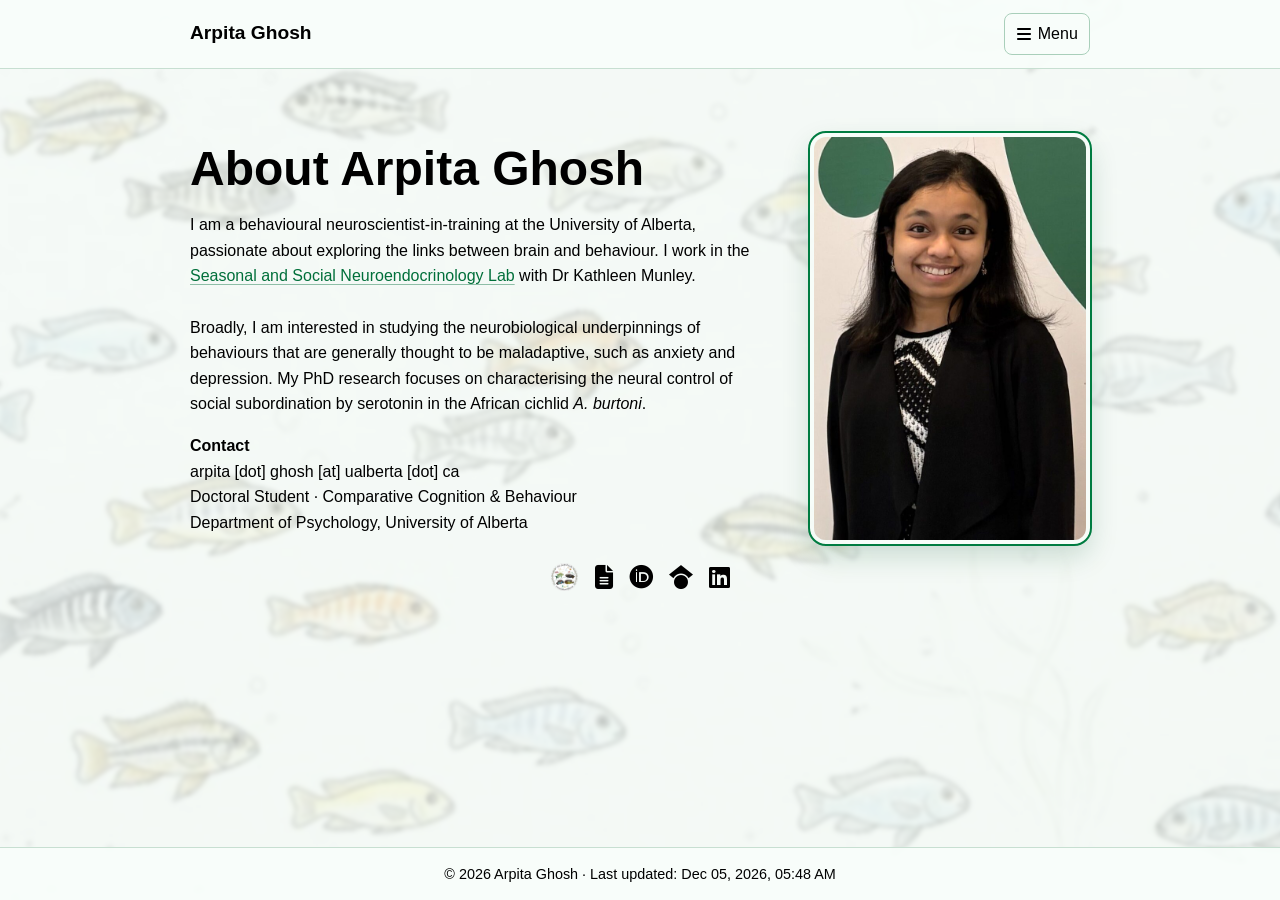
<file: index.html>
<!DOCTYPE html>
<html lang="en">
<head>
  <meta charset="UTF-8">
  <meta name="viewport" content="width=device-width, initial-scale=1.0">
  <title>Arpita Ghosh | Behavioural Neuroscientist</title>
  <meta name="description" content="Arpita Ghosh is a behavioural neuroscientist and doctoral student at the University of Alberta studying the neural control of social behaviour.">
  <meta name="author" content="Arpita Ghosh">
  <meta name="robots" content="index, follow, max-image-preview:large">
  <link rel="canonical" href="https://arpitaghosh2000.github.io/">
  <meta property="og:type" content="profile">
  <meta property="og:title" content="Arpita Ghosh | Behavioural Neuroscientist">
  <meta property="og:description" content="Academic website of Arpita Ghosh, a behavioural neuroscientist and doctoral student at the University of Alberta.">
  <meta property="og:url" content="https://arpitaghosh2000.github.io/">
  <meta property="og:image" content="https://arpitaghosh2000.github.io/assets/images/source/arpita-ghosh-profile-2026.png">
  <meta property="og:image:secure_url" content="https://arpitaghosh2000.github.io/assets/images/source/arpita-ghosh-profile-2026.png">
  <meta property="og:image:type" content="image/png">
  <meta property="og:image:width" content="697">
  <meta property="og:image:height" content="1024">
  <meta property="og:image:alt" content="Portrait of Arpita Ghosh">
  <meta property="profile:first_name" content="Arpita">
  <meta property="profile:last_name" content="Ghosh">
  <meta name="twitter:card" content="summary_large_image">
  <meta name="twitter:image" content="https://arpitaghosh2000.github.io/assets/images/source/arpita-ghosh-profile-2026.png">
  <meta name="twitter:image:alt" content="Portrait of Arpita Ghosh">
  <script type="application/ld+json">
  {
    "@context": "https://schema.org",
    "@type": "ProfilePage",
    "url": "https://arpitaghosh2000.github.io/",
    "name": "Arpita Ghosh | Behavioural Neuroscientist",
    "mainEntity": {
      "@type": "Person",
      "name": "Arpita Ghosh",
      "givenName": "Arpita",
      "familyName": "Ghosh",
      "url": "https://arpitaghosh2000.github.io/",
      "image": {
        "@type": "ImageObject",
        "url": "https://arpitaghosh2000.github.io/assets/images/source/arpita-ghosh-profile-2026.png",
        "contentUrl": "https://arpitaghosh2000.github.io/assets/images/source/arpita-ghosh-profile-2026.png",
        "width": 697,
        "height": 1024,
        "caption": "Portrait of Arpita Ghosh"
      },
      "jobTitle": "Doctoral Student in Comparative Cognition and Behaviour",
      "affiliation": {
        "@type": "CollegeOrUniversity",
        "name": "University of Alberta",
        "url": "https://www.ualberta.ca/"
      },
      "sameAs": [
        "https://orcid.org/0009-0000-1691-020X",
        "https://scholar.google.com/citations?user=3kFOWxsAAAAJ&hl=en",
        "https://www.linkedin.com/in/arpitaghosh2430"
      ],
      "knowsAbout": [
        "Behavioural neuroscience",
        "Comparative cognition",
        "Social neuroendocrinology",
        "Serotonin",
        "Social behaviour"
      ]
    }
  }
  </script>
  <link rel="stylesheet" href="https://cdnjs.cloudflare.com/ajax/libs/font-awesome/6.7.2/css/all.min.css">
  <link rel="stylesheet" href="site/styles.css?v=20260908">
<!-- Google Tag Manager -->
<script>(function(w,d,s,l,i){w[l]=w[l]||[];w[l].push({'gtm.start':
new Date().getTime(),event:'gtm.js'});var f=d.getElementsByTagName(s)[0],
j=d.createElement(s),dl=l!='dataLayer'?'&l='+l:'';j.async=true;j.src=
'https://www.googletagmanager.com/gtm.js?id='+i+dl;f.parentNode.insertBefore(j,f);
})(window,document,'script','dataLayer','GTM-M3ZC9SSD');</script>
<!-- End Google Tag Manager -->
<!-- Google tag (gtag.js) -->
<script async src="https://www.googletagmanager.com/gtag/js?id=G-YRY5EFCV84"></script>
<script>
  window.dataLayer = window.dataLayer || [];
  function gtag(){dataLayer.push(arguments);}
  gtag('js', new Date());

  gtag('config', 'G-YRY5EFCV84');
</script>
</head>
<body class="home-page">

  <!-- Google Tag Manager (noscript) -->
  <noscript><iframe src="https://www.googletagmanager.com/ns.html?id=GTM-M3ZC9SSD" height="0" width="0" style="display:none;visibility:hidden"></iframe></noscript>
  <!-- End Google Tag Manager (noscript) -->
  <nav class="topbar" data-site-nav>
    <div class="container topbar-inner">
      <a class="site-name" href="/">Arpita Ghosh</a>
      <div class="topbar-actions">
        <div class="menu-dropdown">
          <button class="menu-button" aria-label="Toggle menu" aria-haspopup="true" aria-expanded="false" aria-controls="topMenu"><i class="fa-solid fa-bars" aria-hidden="true"></i><span>Menu</span></button>
          <ul class="menu-list" id="topMenu" hidden>
            <li><a href="/">Home</a></li>
            <li><a href="pages/projects.html">Projects</a></li>
            <li><a href="pages/teaching.html">Teaching</a></li>
            <li><a href="pages/presentations.html">Presentations</a></li>
            <li><a href="pages/publications.html">Publications</a></li>
            <li><a href="pages/milestones.html">Milestones</a></li>
            <li><a href="pages/people.html">People</a></li>
            <li><a href="pages/outreach.html">Outreach</a></li>
            <li><a href="pages/contact.html">Contact</a></li>
          </ul>
        </div>
      </div>
    </div>
  </nav>

  <header class="hero">
    <div class="container">
      <div class="hero-layout">
        <div class="hero-copy">
          <h1 id="aboutTitle">About Arpita Ghosh</h1>
          <p class="subtitle" id="aboutBio">I am a behavioural neuroscientist-in-training at the University of Alberta, passionate about exploring the links between brain and behaviour. I work in the <a href="https://sites.psych.ualberta.ca/SeaSoNLab/">Seasonal and Social Neuroendocrinology Lab</a> with Dr Kathleen Munley.<br><br>My PhD research focuses on characterising the neural control of social subordination by serotonin in the African cichlid <em>A. burtoni</em>.</p>
          <div class="about-contact" id="aboutContact"></div>
        </div>
        <img class="profile-pic" id="profileImage" src="assets/images/source/arpita-ghosh-profile-2026.png" alt="Portrait of Arpita Ghosh" width="697" height="1024">
      </div>
      <div class="social-links" id="socialLinks" aria-label="Social links"></div>
    </div>
  </header>

  <footer class="site-footer" data-site-footer></footer>

  <script src="site/script.js?v=6762dc0"></script>
</body>
</html>
</file>
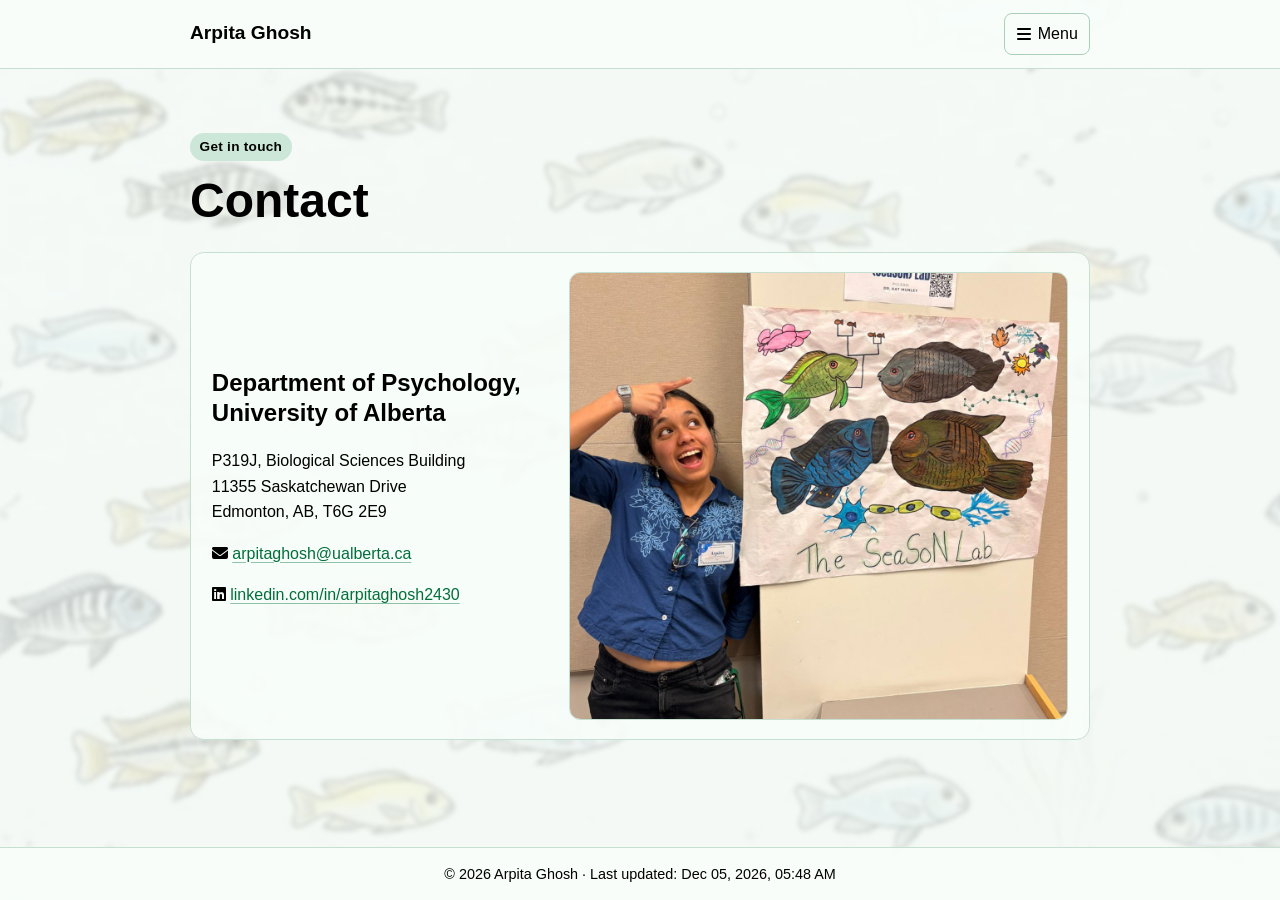
<file: pages/contact.html>
<!DOCTYPE html>
<html lang="en"><head><meta charset="UTF-8"><meta name="viewport" content="width=device-width, initial-scale=1.0"><title>Contact</title><meta name="description" content="Contact Arpita Ghosh at the University of Alberta."><link rel="stylesheet" href="https://cdnjs.cloudflare.com/ajax/libs/font-awesome/6.7.2/css/all.min.css"><link rel="stylesheet" href="../site/styles.css"><!-- Google Tag Manager -->
<script>(function(w,d,s,l,i){w[l]=w[l]||[];w[l].push({'gtm.start':
new Date().getTime(),event:'gtm.js'});var f=d.getElementsByTagName(s)[0],
j=d.createElement(s),dl=l!='dataLayer'?'&l='+l:'';j.async=true;j.src=
'https://www.googletagmanager.com/gtm.js?id='+i+dl;f.parentNode.insertBefore(j,f);
})(window,document,'script','dataLayer','GTM-M3ZC9SSD');</script>
<!-- End Google Tag Manager -->
<!-- Google tag (gtag.js) -->
<script async src="https://www.googletagmanager.com/gtag/js?id=G-YRY5EFCV84"></script>
<script>
  window.dataLayer = window.dataLayer || [];
  function gtag(){dataLayer.push(arguments);}
  gtag('js', new Date());

  gtag('config', 'G-YRY5EFCV84');
</script>
</head>
<body>

  <!-- Google Tag Manager (noscript) -->
  <noscript><iframe src="https://www.googletagmanager.com/ns.html?id=GTM-M3ZC9SSD" height="0" width="0" style="display:none;visibility:hidden"></iframe></noscript>
  <!-- End Google Tag Manager (noscript) --><nav class="topbar" data-site-nav></nav><header class="hero page-hero"><div class="container"><p class="tag">Get in touch</p><h1>Contact</h1></div></header><main class="container content-main"><section><div class="contact-layout"><div><h2>Department of Psychology, University of Alberta</h2><address>P319J, Biological Sciences Building<br>11355 Saskatchewan Drive<br>Edmonton, AB, T6G 2E9</address><p><i class="fa-solid fa-envelope" aria-hidden="true"></i> <a href="mailto:arpitaghosh@ualberta.ca">arpitaghosh@ualberta.ca</a></p><p><i class="fa-brands fa-linkedin" aria-hidden="true"></i> <a href="https://www.linkedin.com/in/arpitaghosh2430">linkedin.com/in/arpitaghosh2430</a></p></div><img src="../assets/images/source/contact-1.png" alt="University of Alberta location"></div></section></main><footer class="site-footer" data-site-footer></footer><script src="../site/script.js"></script></body></html>
</file>
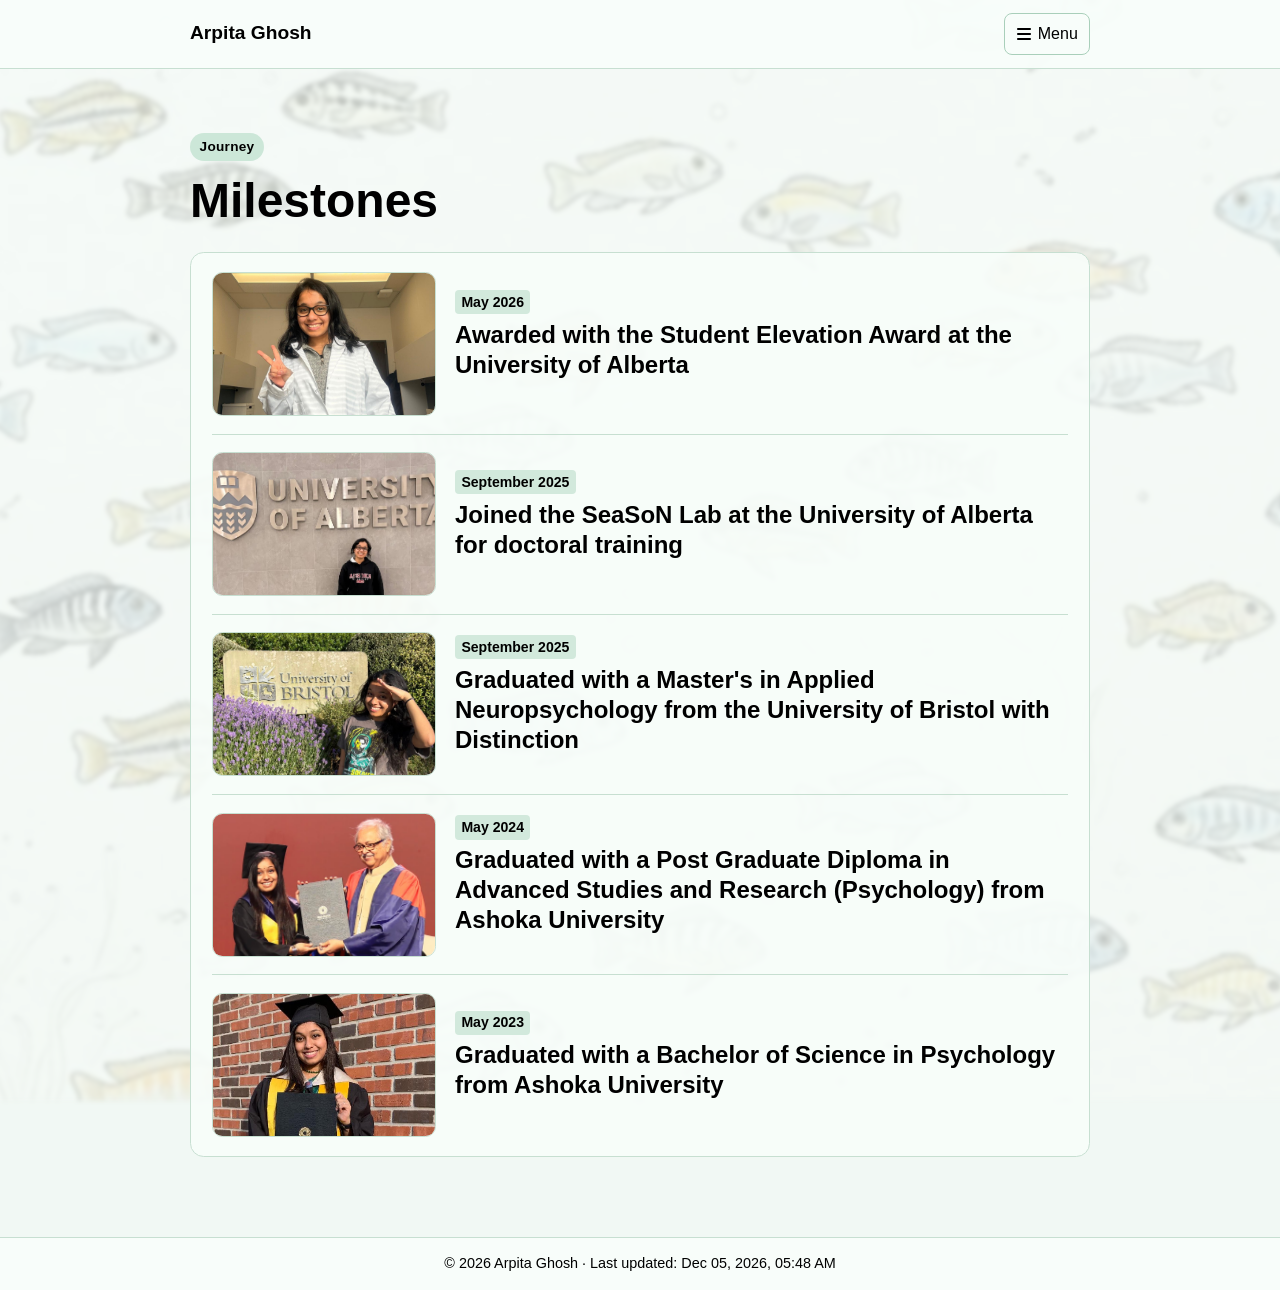
<file: pages/milestones.html>
<!DOCTYPE html>
<html lang="en"><head><meta charset="UTF-8"><meta name="viewport" content="width=device-width, initial-scale=1.0"><title>Milestones</title><meta name="description" content="Academic milestones of Arpita Ghosh."><link rel="stylesheet" href="https://cdnjs.cloudflare.com/ajax/libs/font-awesome/6.7.2/css/all.min.css"><link rel="stylesheet" href="../site/styles.css"><!-- Google Tag Manager -->
<script>(function(w,d,s,l,i){w[l]=w[l]||[];w[l].push({'gtm.start':
new Date().getTime(),event:'gtm.js'});var f=d.getElementsByTagName(s)[0],
j=d.createElement(s),dl=l!='dataLayer'?'&l='+l:'';j.async=true;j.src=
'https://www.googletagmanager.com/gtm.js?id='+i+dl;f.parentNode.insertBefore(j,f);
})(window,document,'script','dataLayer','GTM-M3ZC9SSD');</script>
<!-- End Google Tag Manager -->
<!-- Google tag (gtag.js) -->
<script async src="https://www.googletagmanager.com/gtag/js?id=G-YRY5EFCV84"></script>
<script>
  window.dataLayer = window.dataLayer || [];
  function gtag(){dataLayer.push(arguments);}
  gtag('js', new Date());

  gtag('config', 'G-YRY5EFCV84');
</script>
</head>
<body>

  <!-- Google Tag Manager (noscript) -->
  <noscript><iframe src="https://www.googletagmanager.com/ns.html?id=GTM-M3ZC9SSD" height="0" width="0" style="display:none;visibility:hidden"></iframe></noscript>
  <!-- End Google Tag Manager (noscript) --><nav class="topbar" data-site-nav></nav><header class="hero page-hero"><div class="container"><p class="tag">Journey</p><h1>Milestones</h1></div></header><main class="container content-main"><section><div class="milestone-grid">
  <article><img src="../assets/images/student-elevation-award.jpg" alt="Arpita Ghosh at the University of Alberta"><div><p class="item-date">May 2026</p><h2>Awarded with the Student Elevation Award at the University of Alberta</h2></div></article>
  <article><img src="../assets/images/source/milestones-1.jpg" alt="University of Alberta"><div><p class="item-date">September 2025</p><h2>Joined the SeaSoN Lab at the University of Alberta for doctoral training</h2></div></article>
  <article><img src="../assets/images/source/milestones-2.jpg" alt="University of Bristol"><div><p class="item-date">September 2025</p><h2>Graduated with a Master's in Applied Neuropsychology from the University of Bristol with Distinction</h2></div></article>
  <article><img src="../assets/images/source/milestones-3.jpg" alt="Ashoka University postgraduate graduation"><div><p class="item-date">May 2024</p><h2>Graduated with a Post Graduate Diploma in Advanced Studies and Research (Psychology) from Ashoka University</h2></div></article>
  <article><img src="../assets/images/source/milestones-4.jpg" alt="Ashoka University undergraduate graduation"><div><p class="item-date">May 2023</p><h2>Graduated with a Bachelor of Science in Psychology from Ashoka University</h2></div></article>
</div></section></main><footer class="site-footer" data-site-footer></footer><script src="../site/script.js"></script></body></html>
</file>
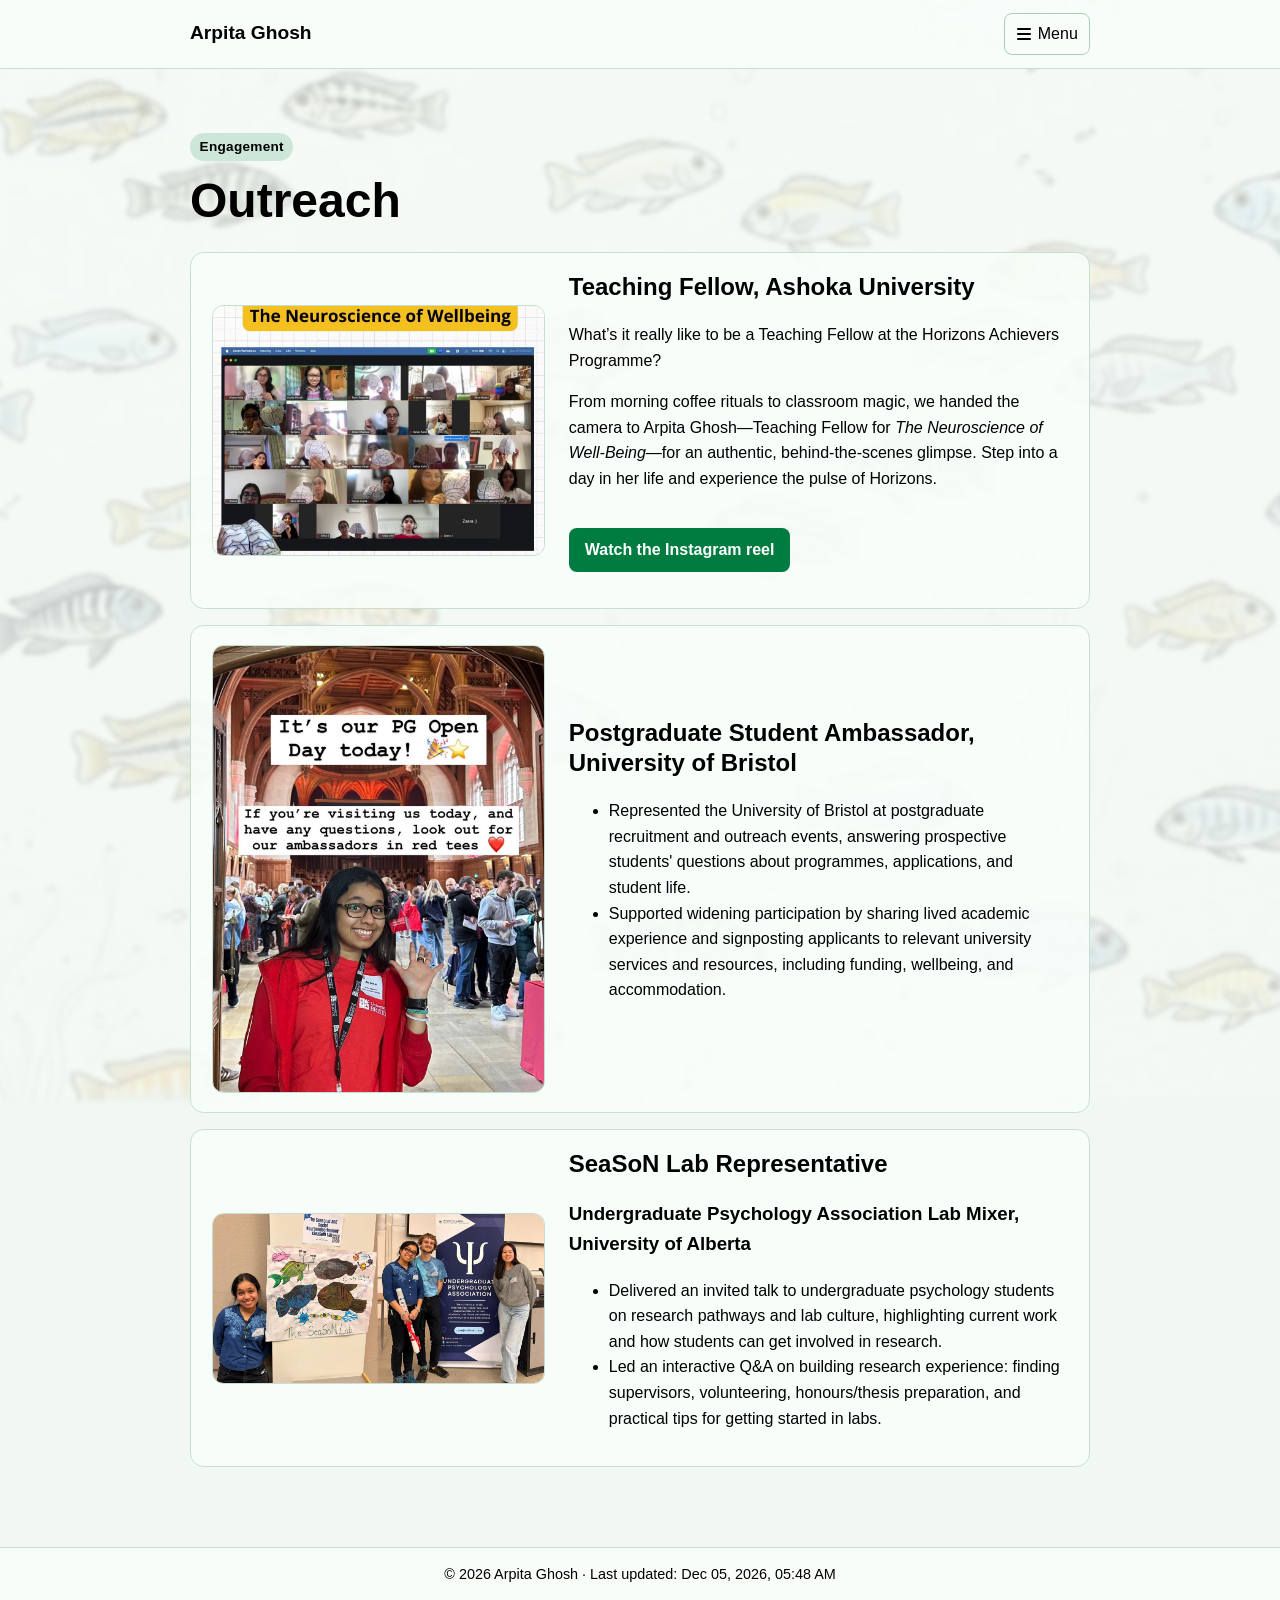
<file: pages/outreach.html>
<!DOCTYPE html>
<html lang="en"><head><meta charset="UTF-8"><meta name="viewport" content="width=device-width, initial-scale=1.0"><title>Outreach</title><meta name="description" content="Teaching and research outreach by Arpita Ghosh."><link rel="stylesheet" href="https://cdnjs.cloudflare.com/ajax/libs/font-awesome/6.7.2/css/all.min.css"><link rel="stylesheet" href="../site/styles.css"><!-- Google Tag Manager -->
<script>(function(w,d,s,l,i){w[l]=w[l]||[];w[l].push({'gtm.start':
new Date().getTime(),event:'gtm.js'});var f=d.getElementsByTagName(s)[0],
j=d.createElement(s),dl=l!='dataLayer'?'&l='+l:'';j.async=true;j.src=
'https://www.googletagmanager.com/gtm.js?id='+i+dl;f.parentNode.insertBefore(j,f);
})(window,document,'script','dataLayer','GTM-M3ZC9SSD');</script>
<!-- End Google Tag Manager -->
<!-- Google tag (gtag.js) -->
<script async src="https://www.googletagmanager.com/gtag/js?id=G-YRY5EFCV84"></script>
<script>
  window.dataLayer = window.dataLayer || [];
  function gtag(){dataLayer.push(arguments);}
  gtag('js', new Date());

  gtag('config', 'G-YRY5EFCV84');
</script>
</head>
<body>

  <!-- Google Tag Manager (noscript) -->
  <noscript><iframe src="https://www.googletagmanager.com/ns.html?id=GTM-M3ZC9SSD" height="0" width="0" style="display:none;visibility:hidden"></iframe></noscript>
  <!-- End Google Tag Manager (noscript) --><nav class="topbar" data-site-nav></nav><header class="hero page-hero"><div class="container"><p class="tag">Engagement</p><h1>Outreach</h1></div></header><main class="container content-main">
  <section><div class="feature-card"><img src="../assets/images/source/teaching-6.jpg" alt="Teaching Fellow at Ashoka University"><div><h2>Teaching Fellow, Ashoka University</h2><p>What’s it really like to be a Teaching Fellow at the Horizons Achievers Programme?</p><p>From morning coffee rituals to classroom magic, we handed the camera to Arpita Ghosh—Teaching Fellow for <em>The Neuroscience of Well-Being</em>—for an authentic, behind-the-scenes glimpse. Step into a day in her life and experience the pulse of Horizons.</p><p><a class="button" href="https://www.instagram.com/reel/DLt8F71zypP/">Watch the Instagram reel</a></p></div></div></section>
  <section><div class="feature-card"><img src="../assets/images/source/outreach-2.jpg" alt="Postgraduate Student Ambassador at the University of Bristol"><div><h2>Postgraduate Student Ambassador, University of Bristol</h2><ul><li>Represented the University of Bristol at postgraduate recruitment and outreach events, answering prospective students' questions about programmes, applications, and student life.</li><li>Supported widening participation by sharing lived academic experience and signposting applicants to relevant university services and resources, including funding, wellbeing, and accommodation.</li></ul></div></div></section>
  <section><div class="feature-card"><img src="../assets/images/source/outreach-3.jpg" alt="SeaSoN Lab representative at the Undergraduate Psychology Association Lab Mixer"><div><h2>SeaSoN Lab Representative</h2><h3>Undergraduate Psychology Association Lab Mixer, University of Alberta</h3><ul><li>Delivered an invited talk to undergraduate psychology students on research pathways and lab culture, highlighting current work and how students can get involved in research.</li><li>Led an interactive Q&amp;A on building research experience: finding supervisors, volunteering, honours/thesis preparation, and practical tips for getting started in labs.</li></ul></div></div></section>
</main><footer class="site-footer" data-site-footer></footer><script src="../site/script.js"></script></body></html>
</file>
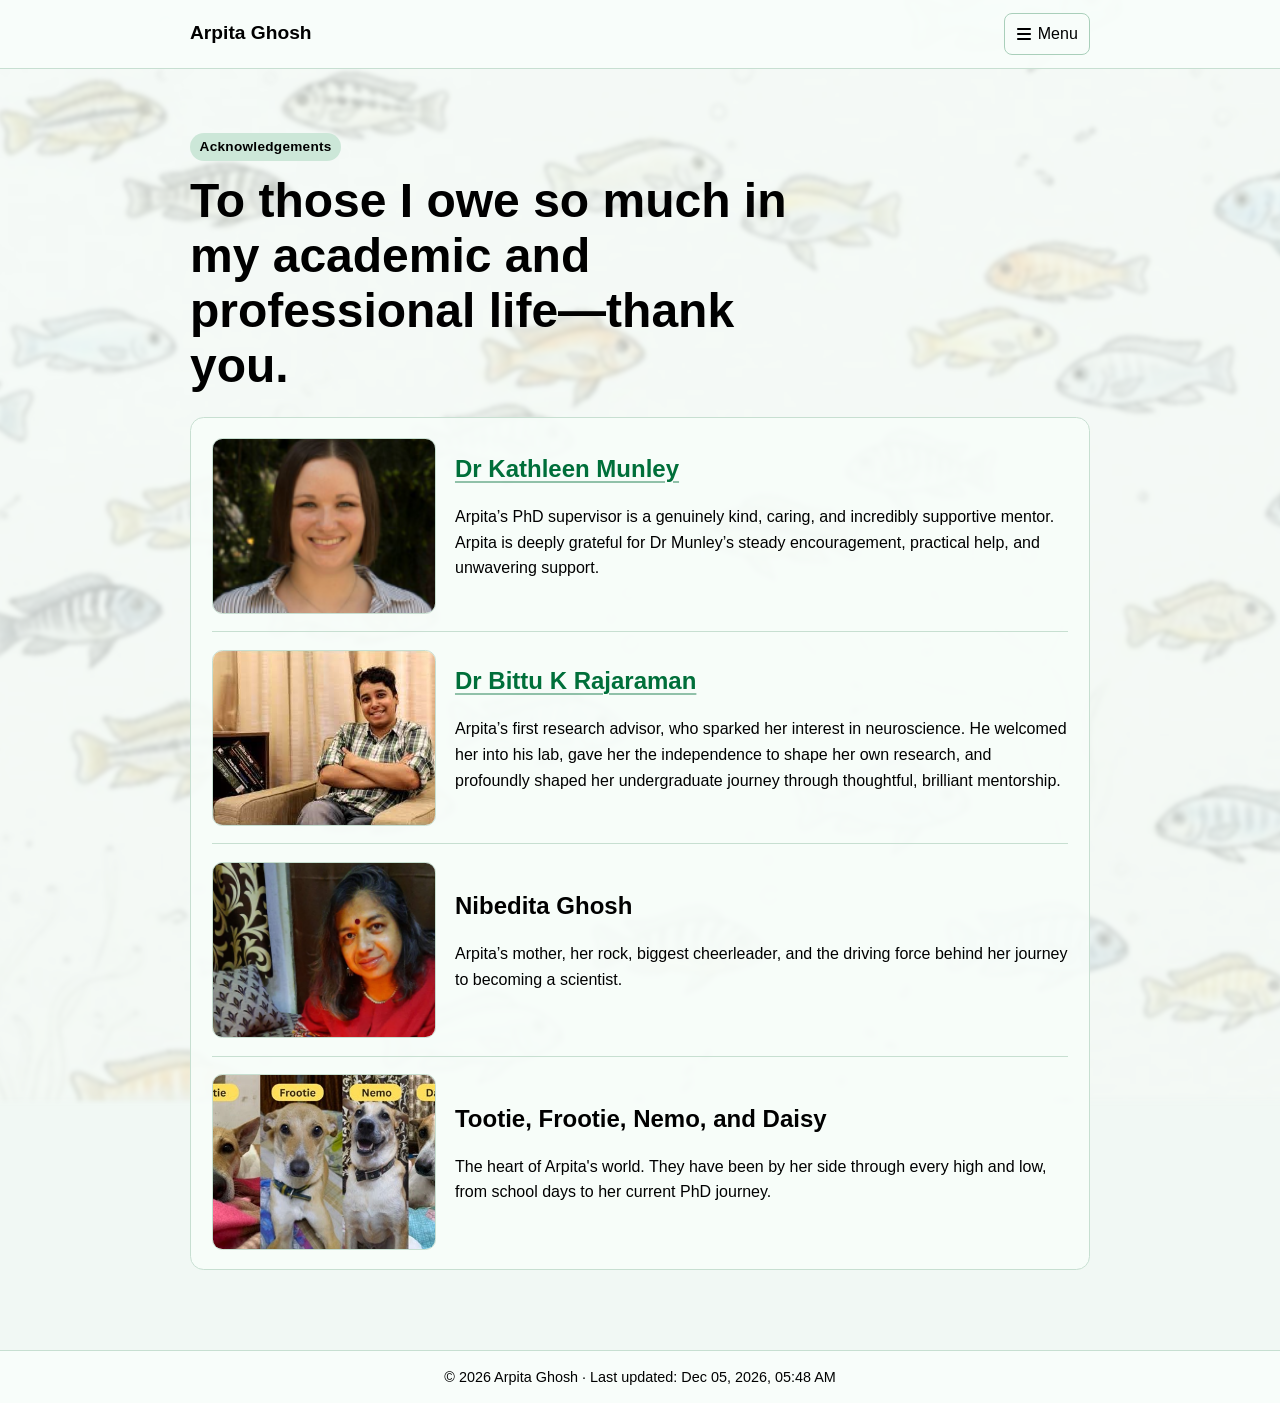
<file: pages/people.html>
<!DOCTYPE html>
<html lang="en"><head><meta charset="UTF-8"><meta name="viewport" content="width=device-width, initial-scale=1.0"><title>People</title><meta name="description" content="Mentors, family, and companions thanked by Arpita Ghosh."><link rel="stylesheet" href="https://cdnjs.cloudflare.com/ajax/libs/font-awesome/6.7.2/css/all.min.css"><link rel="stylesheet" href="../site/styles.css"><!-- Google Tag Manager -->
<script>(function(w,d,s,l,i){w[l]=w[l]||[];w[l].push({'gtm.start':
new Date().getTime(),event:'gtm.js'});var f=d.getElementsByTagName(s)[0],
j=d.createElement(s),dl=l!='dataLayer'?'&l='+l:'';j.async=true;j.src=
'https://www.googletagmanager.com/gtm.js?id='+i+dl;f.parentNode.insertBefore(j,f);
})(window,document,'script','dataLayer','GTM-M3ZC9SSD');</script>
<!-- End Google Tag Manager -->
<!-- Google tag (gtag.js) -->
<script async src="https://www.googletagmanager.com/gtag/js?id=G-YRY5EFCV84"></script>
<script>
  window.dataLayer = window.dataLayer || [];
  function gtag(){dataLayer.push(arguments);}
  gtag('js', new Date());

  gtag('config', 'G-YRY5EFCV84');
</script>
</head>
<body>

  <!-- Google Tag Manager (noscript) -->
  <noscript><iframe src="https://www.googletagmanager.com/ns.html?id=GTM-M3ZC9SSD" height="0" width="0" style="display:none;visibility:hidden"></iframe></noscript>
  <!-- End Google Tag Manager (noscript) --><nav class="topbar" data-site-nav></nav><header class="hero page-hero"><div class="container"><p class="tag">Acknowledgements</p><h1>To those I owe so much in my academic and professional life—thank you.</h1></div></header><main class="container content-main"><section><div class="people-grid">
  <article class="person-card"><img src="../assets/images/source/people-1.png" alt="Dr Kathleen Munley"><div><h2><a href="https://apps.ualberta.ca/directory/person/munley">Dr Kathleen Munley</a></h2><p>Arpita’s PhD supervisor is a genuinely kind, caring, and incredibly supportive mentor. Arpita is deeply grateful for Dr Munley’s steady encouragement, practical help, and unwavering support.</p></div></article>
  <article class="person-card"><img src="../assets/images/source/people-2.jpg" alt="Dr Bittu K Rajaraman"><div><h2><a href="https://www.ashoka.edu.in/profile/bittu-kaveri-rajaraman/">Dr Bittu K Rajaraman</a></h2><p>Arpita’s first research advisor, who sparked her interest in neuroscience. He welcomed her into his lab, gave her the independence to shape her own research, and profoundly shaped her undergraduate journey through thoughtful, brilliant mentorship.</p></div></article>
  <article class="person-card"><img src="../assets/images/source/people-3.jpg" alt="Nibedita Ghosh"><div><h2>Nibedita Ghosh</h2><p>Arpita’s mother, her rock, biggest cheerleader, and the driving force behind her journey to becoming a scientist.</p></div></article>
  <article class="person-card"><img src="../assets/images/source/people-4.jpg" alt="Tootie, Frootie, Nemo, and Daisy"><div><h2>Tootie, Frootie, Nemo, and Daisy</h2><p>The heart of Arpita's world. They have been by her side through every high and low, from school days to her current PhD journey.</p></div></article>
</div></section></main><footer class="site-footer" data-site-footer></footer><script src="../site/script.js"></script></body></html>
</file>
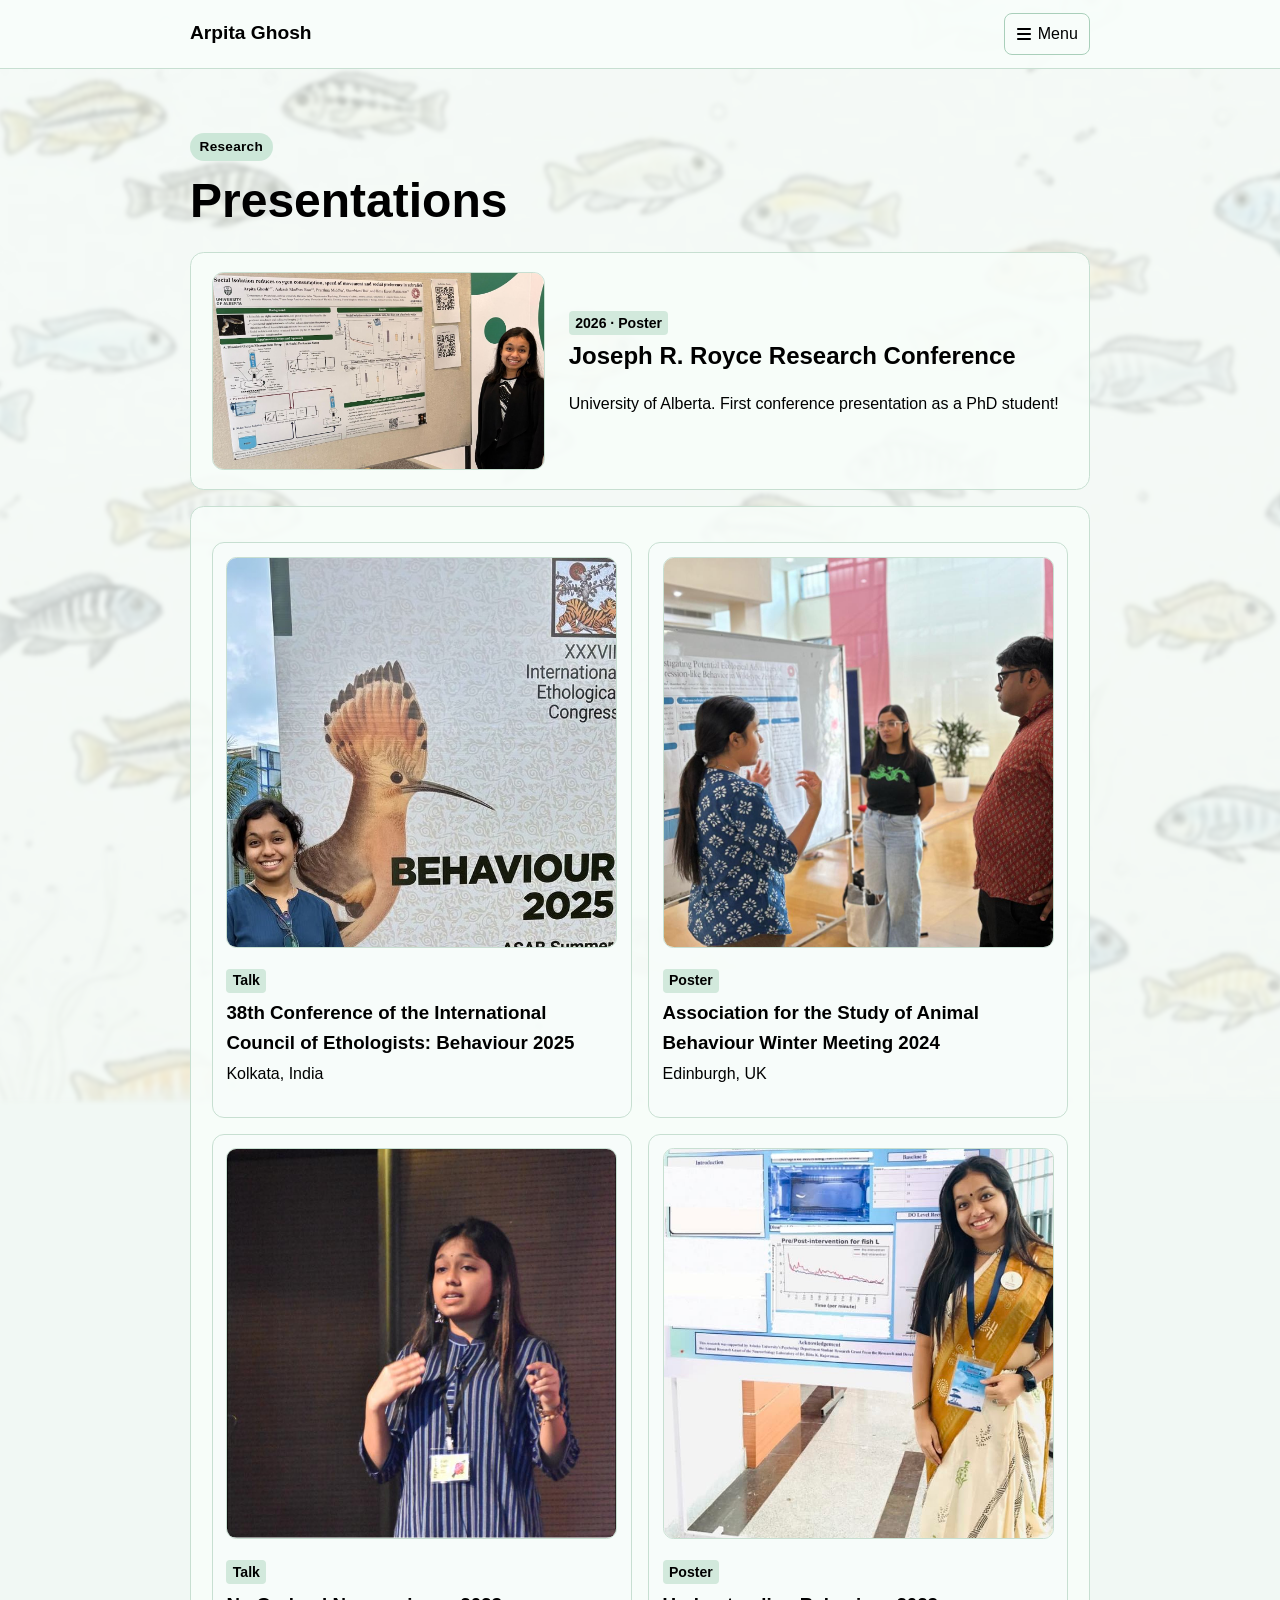
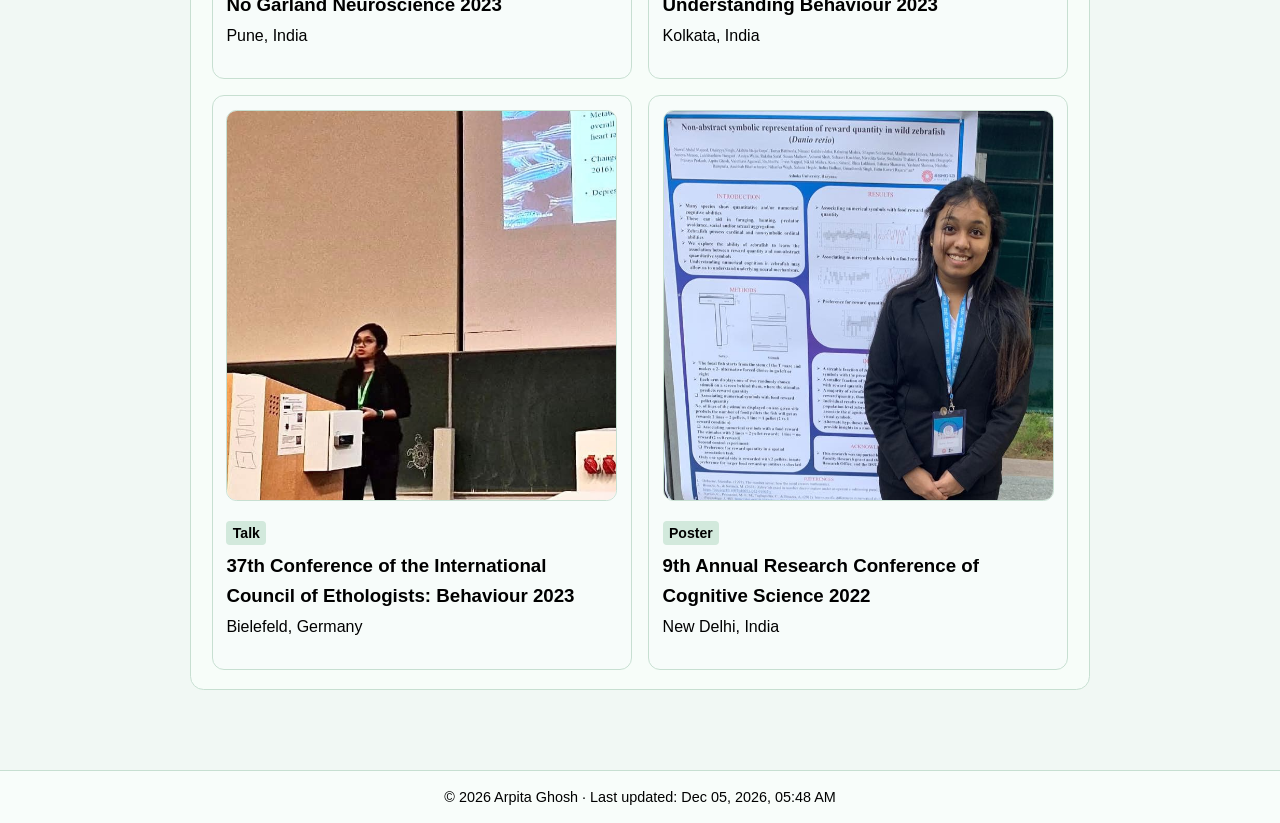
<file: pages/presentations.html>
<!DOCTYPE html>
<html lang="en"><head><meta charset="UTF-8"><meta name="viewport" content="width=device-width, initial-scale=1.0"><title>Presentations</title><meta name="description" content="Conference presentations by Arpita Ghosh."><link rel="stylesheet" href="https://cdnjs.cloudflare.com/ajax/libs/font-awesome/6.7.2/css/all.min.css"><link rel="stylesheet" href="../site/styles.css"><!-- Google Tag Manager -->
<script>(function(w,d,s,l,i){w[l]=w[l]||[];w[l].push({'gtm.start':
new Date().getTime(),event:'gtm.js'});var f=d.getElementsByTagName(s)[0],
j=d.createElement(s),dl=l!='dataLayer'?'&l='+l:'';j.async=true;j.src=
'https://www.googletagmanager.com/gtm.js?id='+i+dl;f.parentNode.insertBefore(j,f);
})(window,document,'script','dataLayer','GTM-M3ZC9SSD');</script>
<!-- End Google Tag Manager -->
<!-- Google tag (gtag.js) -->
<script async src="https://www.googletagmanager.com/gtag/js?id=G-YRY5EFCV84"></script>
<script>
  window.dataLayer = window.dataLayer || [];
  function gtag(){dataLayer.push(arguments);}
  gtag('js', new Date());

  gtag('config', 'G-YRY5EFCV84');
</script>
</head>
<body>

  <!-- Google Tag Manager (noscript) -->
  <noscript><iframe src="https://www.googletagmanager.com/ns.html?id=GTM-M3ZC9SSD" height="0" width="0" style="display:none;visibility:hidden"></iframe></noscript>
  <!-- End Google Tag Manager (noscript) --><nav class="topbar" data-site-nav></nav><header class="hero page-hero"><div class="container"><p class="tag">Research</p><h1>Presentations</h1></div></header>
<main class="container content-main">
  <section><div class="feature-card"><img src="../assets/images/source/presentations-1.jpg" alt="Poster presentation at the Joseph R. Royce Research Conference 2026"><div><p class="item-date">2026 · Poster</p><h2>Joseph R. Royce Research Conference</h2><p>University of Alberta. First conference presentation as a PhD student!</p></div></div></section>
  <section><div class="card-grid">
    <article class="media-card"><img src="../assets/images/source/presentations-2.jpg" alt="Behaviour 2025"><p class="item-date">Talk</p><h3>38th Conference of the International Council of Ethologists: Behaviour 2025</h3><p>Kolkata, India</p></article>
    <article class="media-card"><img src="../assets/images/source/presentations-3.jpg" alt="ASAB Winter Meeting 2024"><p class="item-date">Poster</p><h3>Association for the Study of Animal Behaviour Winter Meeting 2024</h3><p>Edinburgh, UK</p></article>
    <article class="media-card"><img src="../assets/images/source/presentations-4.jpg" alt="No Garland Neuroscience 2023"><p class="item-date">Talk</p><h3>No Garland Neuroscience 2023</h3><p>Pune, India</p></article>
    <article class="media-card"><img src="../assets/images/source/presentations-5.jpg" alt="Understanding Behaviour 2023"><p class="item-date">Poster</p><h3>Understanding Behaviour 2023</h3><p>Kolkata, India</p></article>
    <article class="media-card"><img src="../assets/images/source/presentations-6.jpg" alt="Behaviour 2023"><p class="item-date">Talk</p><h3>37th Conference of the International Council of Ethologists: Behaviour 2023</h3><p>Bielefeld, Germany</p></article>
    <article class="media-card"><img src="../assets/images/source/presentations-7.jpg" alt="Annual Research Conference of Cognitive Science 2022"><p class="item-date">Poster</p><h3>9th Annual Research Conference of Cognitive Science 2022</h3><p>New Delhi, India</p></article>
  </div></section>
</main><footer class="site-footer" data-site-footer></footer><script src="../site/script.js"></script></body></html>
</file>
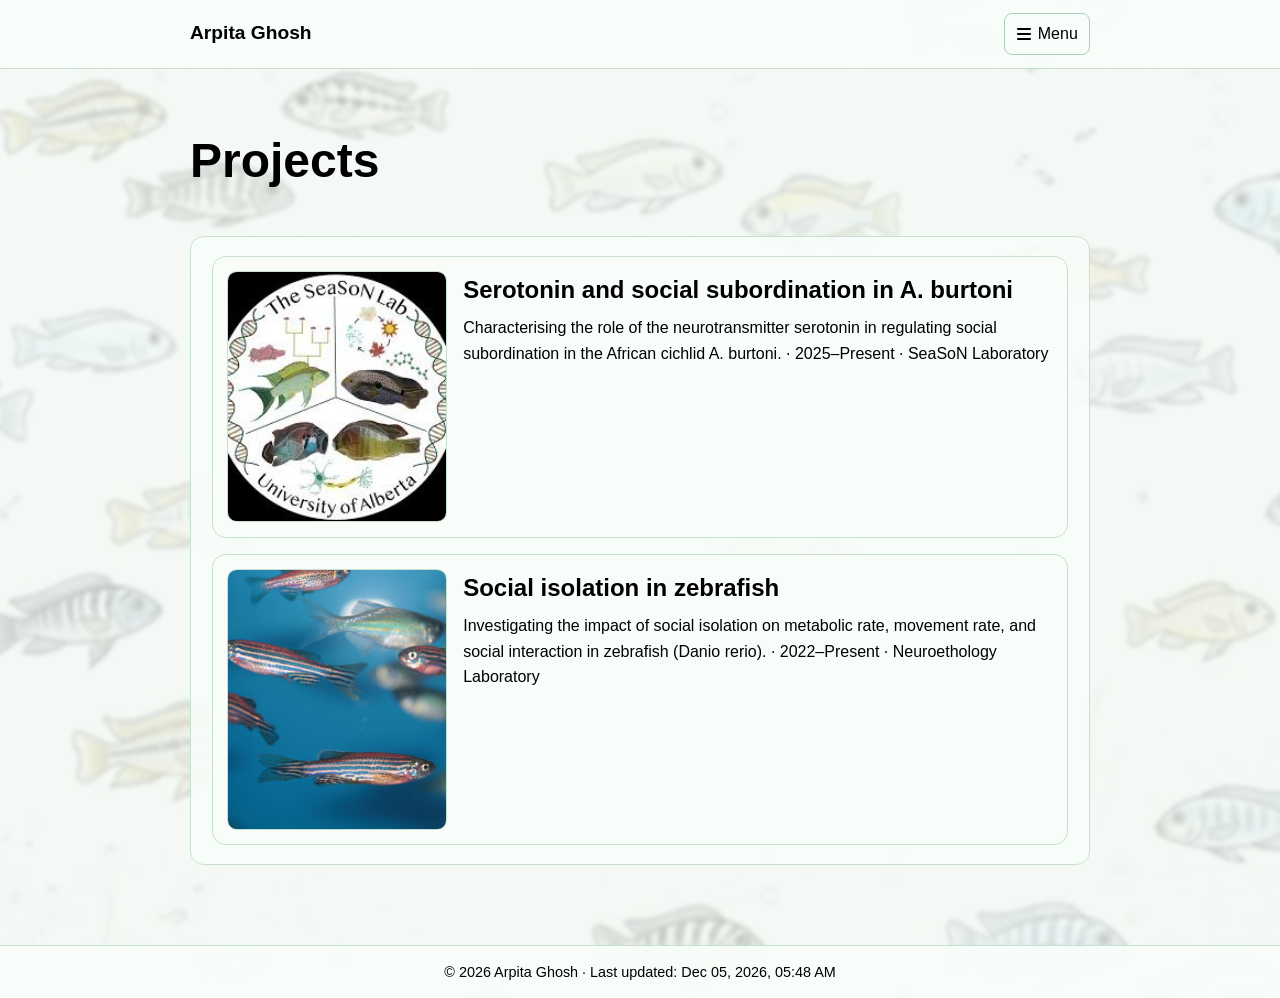
<file: pages/projects.html>
<!DOCTYPE html>
<html lang="en">
<head>
  <meta charset="UTF-8">
  <meta name="viewport" content="width=device-width, initial-scale=1.0">
  <title>Projects</title>
  <meta name="description" content="Projects.">
  <link rel="stylesheet" href="https://cdnjs.cloudflare.com/ajax/libs/font-awesome/6.7.2/css/all.min.css">
  <link rel="stylesheet" href="../site/styles.css">
<!-- Google Tag Manager -->
<script>(function(w,d,s,l,i){w[l]=w[l]||[];w[l].push({'gtm.start':
new Date().getTime(),event:'gtm.js'});var f=d.getElementsByTagName(s)[0],
j=d.createElement(s),dl=l!='dataLayer'?'&l='+l:'';j.async=true;j.src=
'https://www.googletagmanager.com/gtm.js?id='+i+dl;f.parentNode.insertBefore(j,f);
})(window,document,'script','dataLayer','GTM-M3ZC9SSD');</script>
<!-- End Google Tag Manager -->
<!-- Google tag (gtag.js) -->
<script async src="https://www.googletagmanager.com/gtag/js?id=G-YRY5EFCV84"></script>
<script>
  window.dataLayer = window.dataLayer || [];
  function gtag(){dataLayer.push(arguments);}
  gtag('js', new Date());

  gtag('config', 'G-YRY5EFCV84');
</script>
</head>
<body>

  <!-- Google Tag Manager (noscript) -->
  <noscript><iframe src="https://www.googletagmanager.com/ns.html?id=GTM-M3ZC9SSD" height="0" width="0" style="display:none;visibility:hidden"></iframe></noscript>
  <!-- End Google Tag Manager (noscript) -->
  <nav class="topbar" data-site-nav></nav>

  <header class="hero">
    <div class="container">
      <h1>Projects</h1>
    </div>
  </header>

  <main class="container">
    <section class="project-list" id="projectsList" aria-live="polite"></section>
  </main>

  <footer class="site-footer" data-site-footer></footer>

  <script src="../site/script.js"></script>
  <script src="../site/projects.js"></script>
</body>
</html>
</file>
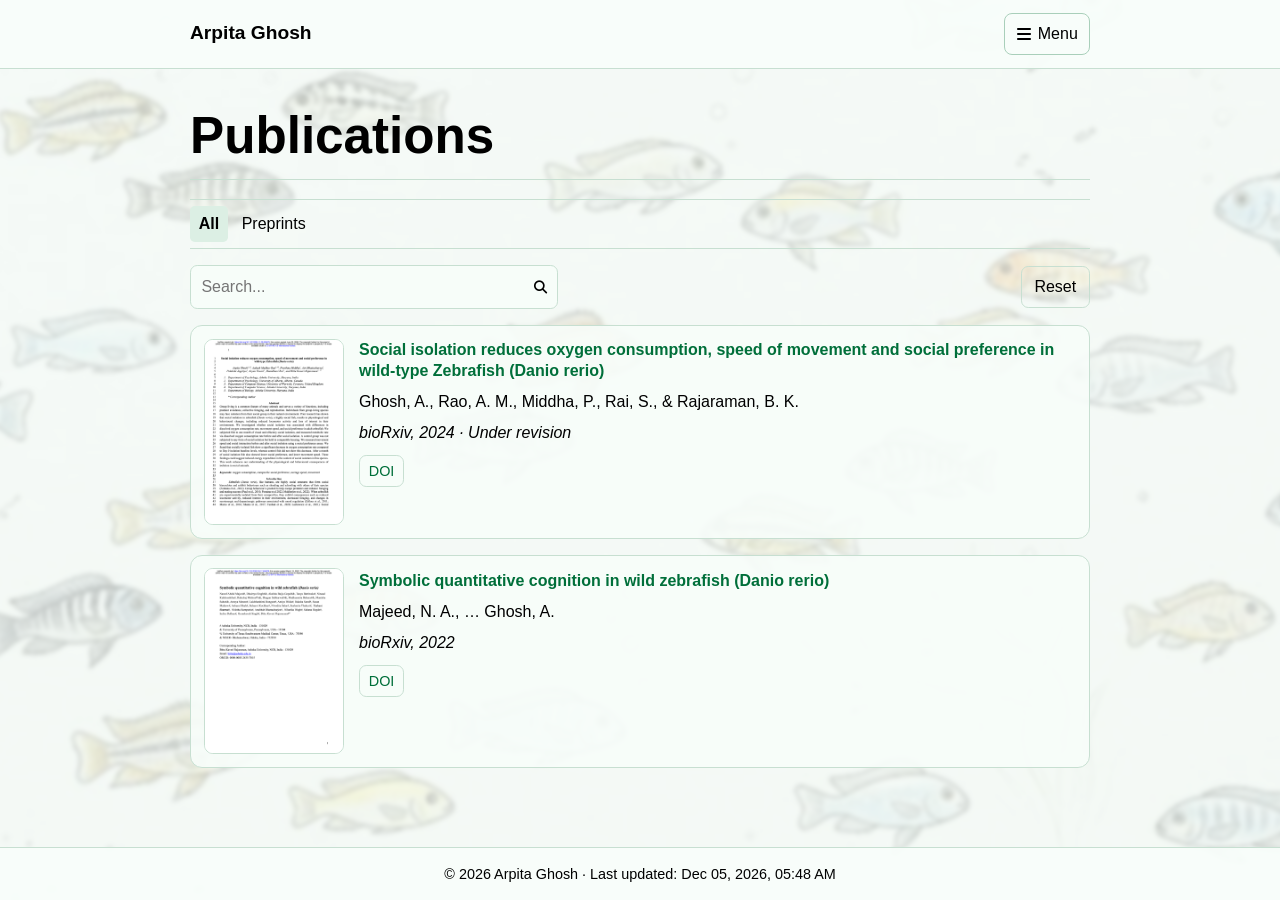
<file: pages/publications.html>
<!DOCTYPE html>
<html lang="en">
<head>
  <meta charset="UTF-8">
  <meta name="viewport" content="width=device-width, initial-scale=1.0">
  <title>Publications</title>
  <meta name="description" content="Publications.">
  <link rel="stylesheet" href="https://cdnjs.cloudflare.com/ajax/libs/font-awesome/6.7.2/css/all.min.css">
  <link rel="stylesheet" href="../site/styles.css">
<!-- Google Tag Manager -->
<script>(function(w,d,s,l,i){w[l]=w[l]||[];w[l].push({'gtm.start':
new Date().getTime(),event:'gtm.js'});var f=d.getElementsByTagName(s)[0],
j=d.createElement(s),dl=l!='dataLayer'?'&l='+l:'';j.async=true;j.src=
'https://www.googletagmanager.com/gtm.js?id='+i+dl;f.parentNode.insertBefore(j,f);
})(window,document,'script','dataLayer','GTM-M3ZC9SSD');</script>
<!-- End Google Tag Manager -->
<!-- Google tag (gtag.js) -->
<script async src="https://www.googletagmanager.com/gtag/js?id=G-YRY5EFCV84"></script>
<script>
  window.dataLayer = window.dataLayer || [];
  function gtag(){dataLayer.push(arguments);}
  gtag('js', new Date());

  gtag('config', 'G-YRY5EFCV84');
</script>
</head>
<body class="publications-page">

  <!-- Google Tag Manager (noscript) -->
  <noscript><iframe src="https://www.googletagmanager.com/ns.html?id=GTM-M3ZC9SSD" height="0" width="0" style="display:none;visibility:hidden"></iframe></noscript>
  <!-- End Google Tag Manager (noscript) -->
  <nav class="topbar" data-site-nav></nav>

  <main class="container pub-main">
    <section class="pub-section" aria-labelledby="pub-title">
      <div class="pub-heading">
        <h1 id="pub-title">Publications</h1>
        <hr>
      </div>

      <div class="pub-tags" id="pubTags"></div>

      <div class="pub-filter-row">
        <div class="pub-search">
          <input type="text" id="pubSearchInput" class="pub-search-input" placeholder="Search...">
          <button id="pubSearchBtn" class="pub-search-btn" aria-label="Search publications">
            <i class="fa-solid fa-magnifying-glass" aria-hidden="true"></i>
          </button>
        </div>
        <button id="pubResetBtn" class="pub-reset-btn">Reset</button>
      </div>

      <ul class="pub-list" id="pubList" aria-live="polite"></ul>
    </section>
  </main>

  <footer class="site-footer" data-site-footer></footer>

  <script src="../site/script.js"></script>
  <script src="../site/publications.js"></script>
</body>
</html>
</file>
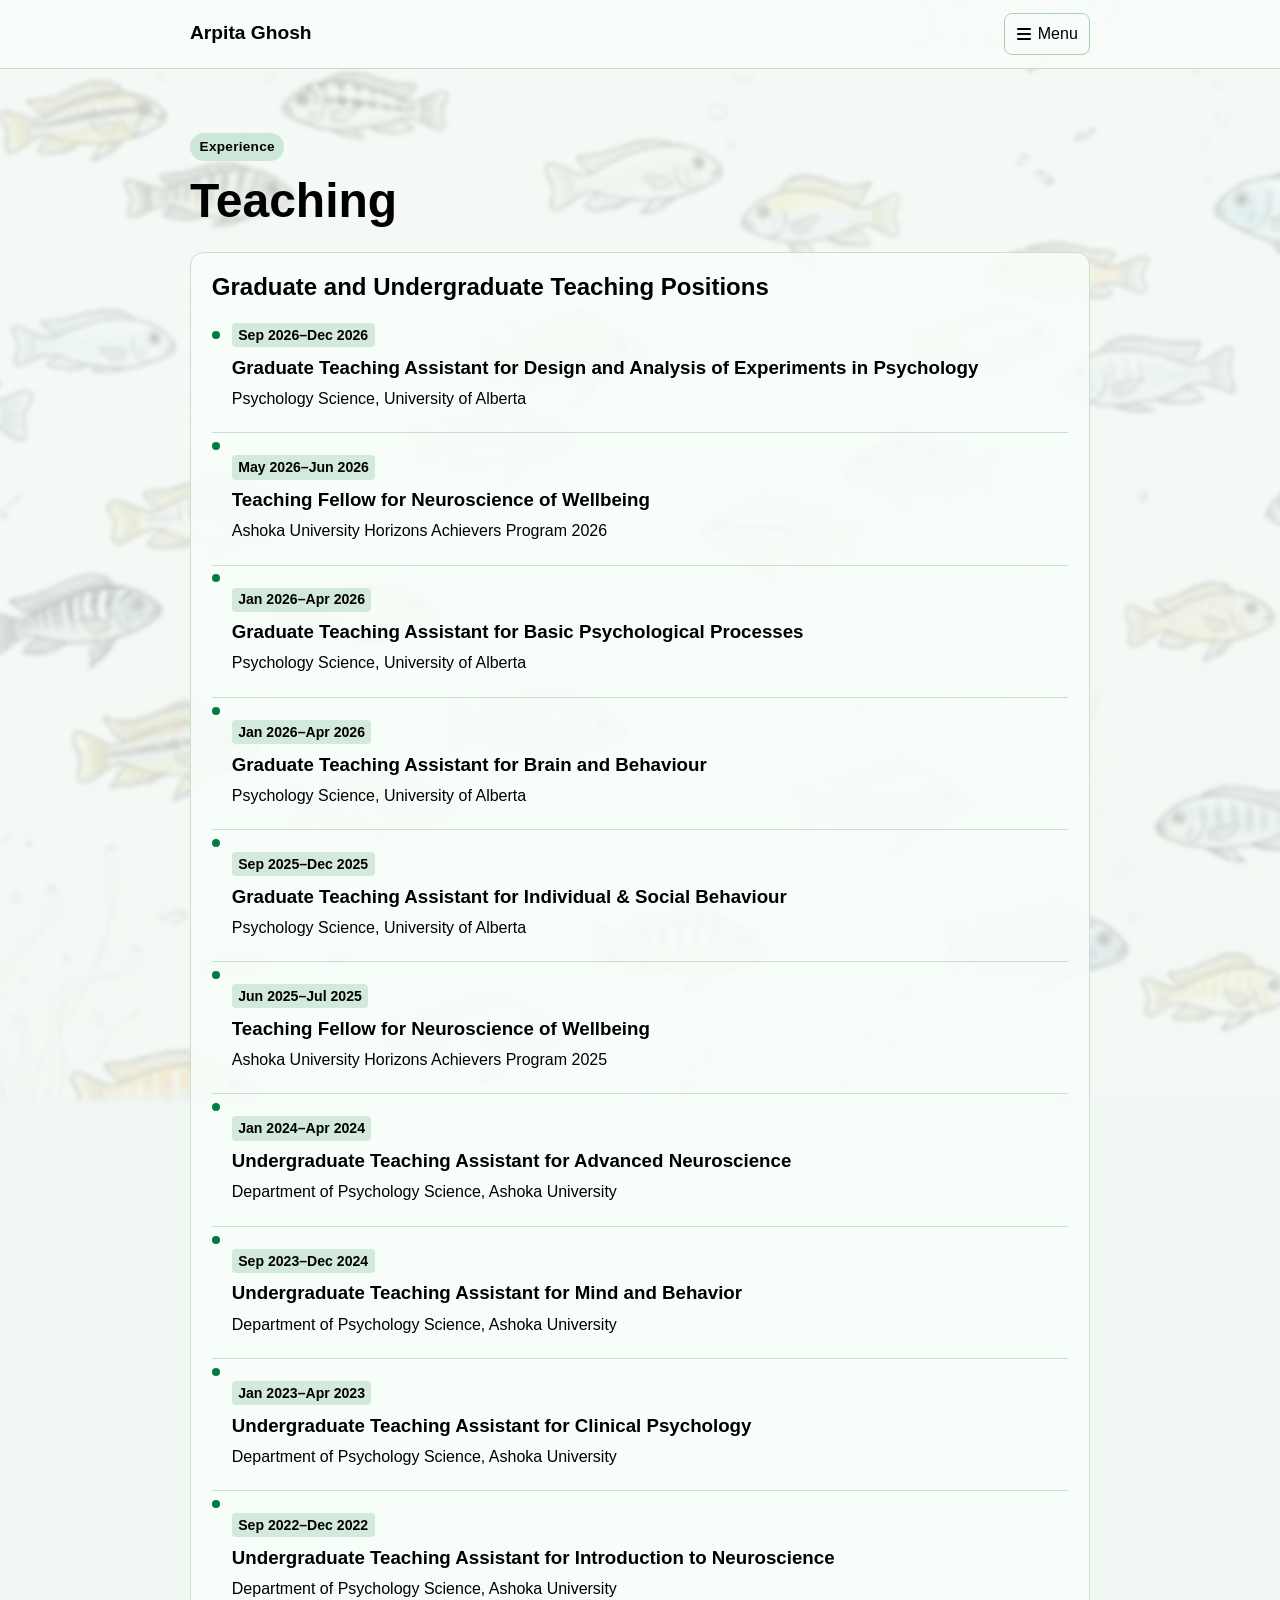
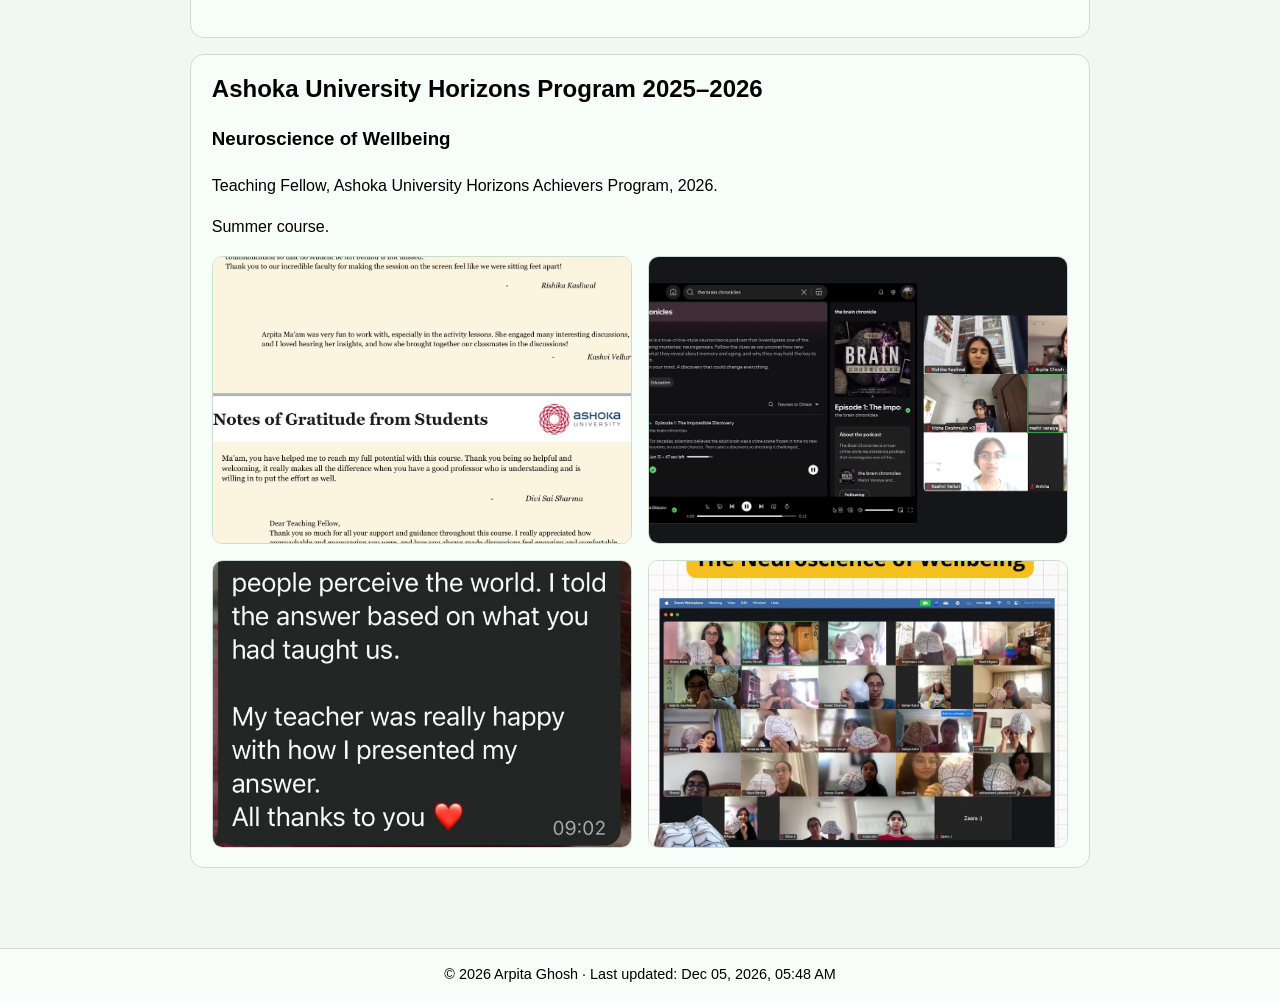
<file: pages/teaching.html>
<!DOCTYPE html>
<html lang="en">
<head>
  <meta charset="UTF-8">
  <meta name="viewport" content="width=device-width, initial-scale=1.0">
  <title>Teaching</title>
  <meta name="description" content="Teaching experience of Arpita Ghosh.">
  <link rel="stylesheet" href="https://cdnjs.cloudflare.com/ajax/libs/font-awesome/6.7.2/css/all.min.css">
  <link rel="stylesheet" href="../site/styles.css">
<!-- Google Tag Manager -->
<script>(function(w,d,s,l,i){w[l]=w[l]||[];w[l].push({'gtm.start':
new Date().getTime(),event:'gtm.js'});var f=d.getElementsByTagName(s)[0],
j=d.createElement(s),dl=l!='dataLayer'?'&l='+l:'';j.async=true;j.src=
'https://www.googletagmanager.com/gtm.js?id='+i+dl;f.parentNode.insertBefore(j,f);
})(window,document,'script','dataLayer','GTM-M3ZC9SSD');</script>
<!-- End Google Tag Manager -->
<!-- Google tag (gtag.js) -->
<script async src="https://www.googletagmanager.com/gtag/js?id=G-YRY5EFCV84"></script>
<script>
  window.dataLayer = window.dataLayer || [];
  function gtag(){dataLayer.push(arguments);}
  gtag('js', new Date());

  gtag('config', 'G-YRY5EFCV84');
</script>
</head>
<body>

  <!-- Google Tag Manager (noscript) -->
  <noscript><iframe src="https://www.googletagmanager.com/ns.html?id=GTM-M3ZC9SSD" height="0" width="0" style="display:none;visibility:hidden"></iframe></noscript>
  <!-- End Google Tag Manager (noscript) -->
  <nav class="topbar" data-site-nav></nav>
  <header class="hero page-hero"><div class="container"><p class="tag">Experience</p><h1>Teaching</h1></div></header>
  <main class="container content-main">
    <section>
      <h2>Graduate and Undergraduate Teaching Positions</h2>
      <div class="timeline">
        <article><p class="item-date">Sep 2026–Dec 2026</p><h3>Graduate Teaching Assistant for Design and Analysis of Experiments in Psychology</h3><p>Psychology Science, University of Alberta</p></article>
        <article><p class="item-date">May 2026–Jun 2026</p><h3>Teaching Fellow for Neuroscience of Wellbeing</h3><p>Ashoka University Horizons Achievers Program 2026</p></article>
        <article><p class="item-date">Jan 2026–Apr 2026</p><h3>Graduate Teaching Assistant for Basic Psychological Processes</h3><p>Psychology Science, University of Alberta</p></article>
        <article><p class="item-date">Jan 2026–Apr 2026</p><h3>Graduate Teaching Assistant for Brain and Behaviour</h3><p>Psychology Science, University of Alberta</p></article>
        <article><p class="item-date">Sep 2025–Dec 2025</p><h3>Graduate Teaching Assistant for Individual &amp; Social Behaviour</h3><p>Psychology Science, University of Alberta</p></article>
        <article><p class="item-date">Jun 2025–Jul 2025</p><h3>Teaching Fellow for Neuroscience of Wellbeing</h3><p>Ashoka University Horizons Achievers Program 2025</p></article>
        <article><p class="item-date">Jan 2024–Apr 2024</p><h3>Undergraduate Teaching Assistant for Advanced Neuroscience</h3><p>Department of Psychology Science, Ashoka University</p></article>
        <article><p class="item-date">Sep 2023–Dec 2024</p><h3>Undergraduate Teaching Assistant for Mind and Behavior</h3><p>Department of Psychology Science, Ashoka University</p></article>
        <article><p class="item-date">Jan 2023–Apr 2023</p><h3>Undergraduate Teaching Assistant for Clinical Psychology</h3><p>Department of Psychology Science, Ashoka University</p></article>
        <article><p class="item-date">Sep 2022–Dec 2022</p><h3>Undergraduate Teaching Assistant for Introduction to Neuroscience</h3><p>Department of Psychology Science, Ashoka University</p></article>
      </div>
    </section>
    <section><h2>Ashoka University Horizons Program 2025–2026</h2><h3>Neuroscience of Wellbeing</h3><p>Teaching Fellow, Ashoka University Horizons Achievers Program, 2026.</p><p>Summer course.</p><div class="image-grid"><img src="../assets/images/source/teaching-1.jpg" alt="Neuroscience of Wellbeing teaching programme"><img src="../assets/images/source/teaching-3.png" alt="Ashoka Horizons programme"><img src="../assets/images/source/teaching-4.jpg" alt="Teaching at the Horizons programme"><img src="../assets/images/source/teaching-6.jpg" alt="Neuroscience of Wellbeing class"></div></section>
  </main>
  <footer class="site-footer" data-site-footer></footer><script src="../site/script.js"></script>
</body>
</html>
</file>
<file: site/styles.css>
:root {
  --bg: #f1f8f4;
  --panel: rgba(248, 253, 250, 0.9);
  --text: #000000;
  --muted: #000000;
  --strong: #000000;
  --accent: #007c41;
  --accent-2: #005c30;
  --link: #006f3a;
  --link-visited: #005b36;
  --link-hover: #009b52;
  --border: #c7dfd1;
  --topbar-bg: rgba(248, 253, 250, 0.94);
  --control-bg: rgba(248, 253, 250, 0.9);
  --control-border: #a9cfba;
  --control-border-hover: #58a57d;
  --menu-hover: #dcefe4;
  --menu-shadow: rgba(0, 83, 44, 0.18);
  --code-bg: #dff1e7;
  --code-text: #000000;
  --tag-bg: #cce7d8;
  --tag-text: #000000;
  --news-badge-bg: #d2e9dc;
  --news-badge-text: #000000;
  --button-text: #ffffff;
  --focus-ring: rgba(0, 124, 65, 0.2);
  --background-image-opacity: 0.28;
  --site-background-image: none;
}

* {
  box-sizing: border-box;
}

body {
  margin: 0;
  min-height: 100vh;
  display: flex;
  flex-direction: column;
  position: relative;
  isolation: isolate;
  overflow-x: hidden;
  font-family: "Segoe UI", Tahoma, Geneva, Verdana, sans-serif;
  background: var(--bg);
  color: var(--text);
  line-height: 1.6;
}

body::before {
  content: "";
  position: fixed;
  inset: -12vmax;
  z-index: -1;
  pointer-events: none;
  background-image: var(--site-background-image);
  background-position: center;
  background-size: cover;
  filter: blur(2px) saturate(1.08);
  opacity: var(--background-image-opacity);
  transform: translate3d(-2%, -2%, 0) scale(1.12);
  will-change: transform;
  animation: backgroundDrift 22s ease-in-out infinite alternate;
}

a {
  color: var(--link);
  text-decoration-color: color-mix(in srgb, var(--link) 42%, transparent);
  text-underline-offset: 0.16em;
}

a:visited {
  color: var(--link-visited);
}

a:hover {
  color: var(--link-hover);
  text-decoration-color: currentColor;
}

@keyframes backgroundDrift {
  0% {
    transform: translate3d(-3%, -2%, 0) scale(1.12);
  }
  35% {
    transform: translate3d(3%, -4%, 0) scale(1.16);
  }
  70% {
    transform: translate3d(-1%, 4%, 0) scale(1.14);
  }
  100% {
    transform: translate3d(4%, 2%, 0) scale(1.16);
  }
}

@media (prefers-reduced-motion: reduce) {
  body::before {
    animation: none;
  }
}

.container {
  width: min(900px, 92%);
  margin: 0 auto;
}

.topbar {
  position: relative;
  z-index: 40;
  overflow: visible;
  background: var(--topbar-bg);
  border-bottom: 1px solid var(--border);
}

.topbar-inner {
  display: flex;
  align-items: center;
  justify-content: space-between;
  gap: 1rem;
  padding: 0.8rem 0;
  overflow: visible;
}

.site-name {
  font-size: 1.2rem;
  font-weight: 800;
  color: var(--text);
  text-decoration: none;
}

.site-name:visited {
  color: var(--text);
}

.topbar-actions {
  display: flex;
  align-items: center;
  gap: 0.6rem;
  overflow: visible;
}

.menu-dropdown {
  position: relative;
  z-index: 45;
  overflow: visible;
}

.menu-button {
  display: inline-flex;
  align-items: center;
  color: var(--text);
  font: inherit;
  cursor: pointer;
}

.menu-button {
  gap: 0.45rem;
  background: var(--control-bg);
  border: 1px solid var(--control-border);
  border-radius: 0.5rem;
  padding: 0.45rem 0.7rem;
}

.menu-button:hover {
  border-color: var(--control-border-hover);
}

.menu-button[aria-expanded="true"] {
  border-color: var(--accent);
  box-shadow: 0 0 0 2px var(--focus-ring);
}

.menu-list {
  list-style: none;
  position: absolute;
  right: 0;
  top: calc(100% + 0.5rem);
  z-index: 60;
  min-width: 11rem;
  margin: 0;
  padding: 0.35rem;
  background: var(--panel);
  border: 1px solid var(--border);
  border-radius: 0.6rem;
  box-shadow: 0 12px 28px var(--menu-shadow);
  pointer-events: auto;
}

.menu-list * {
  pointer-events: auto;
}

.menu-list[hidden] {
  display: none;
}

.menu-list a {
  display: block;
  padding: 0.45rem 0.55rem;
  color: var(--link);
  text-decoration: none;
  border-radius: 0.45rem;
}

.menu-list a:hover {
  color: var(--link-hover);
  background: var(--menu-hover);
}

.hero {
  padding: 4rem 0 3rem;
}

.hero-layout {
  display: grid;
  grid-template-columns: 1fr auto;
  align-items: center;
  gap: 2rem;
}

.hero-copy {
  min-width: 0;
}

.tag {
  display: inline-block;
  margin: 0 0 0.75rem;
  background: var(--tag-bg);
  color: var(--tag-text);
  font-weight: 600;
  font-size: 0.85rem;
  letter-spacing: 0.02em;
  padding: 0.2rem 0.6rem;
  border-radius: 999px;
}

h1 {
  margin: 0;
  font-size: clamp(2rem, 5vw, 3rem);
  line-height: 1.15;
}

.subtitle {
  margin-top: 1rem;
  color: var(--muted);
  max-width: 65ch;
}

.about-contact {
  margin-top: 0.9rem;
}

.about-contact-title {
  margin: 0 0 0.25rem;
  font-weight: 600;
}

.about-contact p {
  margin: 0;
  color: var(--muted);
}

.news-section {
  margin-top: 1.4rem;
}

.news-section h2 {
  margin: 0 0 0.75rem;
  font-size: 1.15rem;
}

.news-scroll {
  max-height: 14.5rem;
  overflow-y: auto;
  padding-right: 0.35rem;
  scrollbar-width: thin;
  scrollbar-color: var(--control-border) transparent;
}

.news-scroll::-webkit-scrollbar {
  width: 7px;
}

.news-scroll::-webkit-scrollbar-thumb {
  background: var(--control-border);
  border-radius: 999px;
}

.news-scroll::-webkit-scrollbar-track {
  background: transparent;
}

.news-item + .news-item {
  margin-top: 0.95rem;
}

.news-date {
  display: inline-block;
  padding: 0.05rem 0.35rem;
  border-radius: 0.2rem;
  background: var(--news-badge-bg);
  color: var(--news-badge-text);
  font-weight: 600;
}

.news-item p {
  margin: 0;
  line-height: 1.45;
  display: grid;
  grid-template-columns: auto 1fr;
  column-gap: 0.35rem;
  align-items: start;
}

.news-text {
  display: block;
  min-width: 0;
}

.news-item p:not(.news-date) {
  color: var(--muted);
}

.news-more {
  margin: 0.75rem 0 0;
}

.news-main {
  padding-top: 1.6rem;
  padding-bottom: 4rem;
}

.news-page .news-section {
  margin-top: 0;
  background: transparent;
  border: 0;
  border-radius: 0;
  padding: 0;
}

.news-page-heading {
  display: flex;
  align-items: baseline;
  justify-content: space-between;
  gap: 0.8rem;
  margin-bottom: 0.85rem;
}

.news-page-heading h1 {
  margin: 0;
  color: var(--strong);
}

.news-count {
  margin: 0;
  color: var(--muted);
  font-size: 0.95rem;
}

.news-page .news-scroll {
  max-height: none;
  overflow: visible;
  padding-right: 0;
  padding-left: 1rem;
  position: relative;
}

.news-page .news-scroll::before {
  content: "";
  position: absolute;
  left: 0.28rem;
  top: 0.15rem;
  bottom: 0.15rem;
  width: 1px;
  background: var(--control-border-hover);
}

.news-page .news-item {
  position: relative;
}

.news-page .news-item::before {
  content: "";
  position: absolute;
  left: -0.84rem;
  top: 0.55rem;
  width: 0.5rem;
  height: 0.5rem;
  border-radius: 999px;
  background: var(--accent);
  box-shadow: 0 0 0 2px var(--bg);
}

.news-page .news-item-image,
.news-page .news-item-gif {
  display: block;
  width: min(100%, 30rem);
  height: auto;
  margin-top: 0.55rem;
  border-radius: 0.5rem;
  border: 1px solid var(--border);
}

.news-empty {
  color: var(--muted);
}

.social-links {
  display: flex;
  align-items: center;
  justify-content: center;
  gap: 1rem;
  flex-wrap: wrap;
  margin-top: 1.2rem;
}

.social-link {
  display: inline-flex;
  align-items: center;
  justify-content: center;
  font-size: 1.5rem;
  color: var(--text);
  text-decoration: none;
}

.social-link:visited {
  color: var(--text);
}

.social-link:hover {
  color: var(--text);
}

.social-link-logo {
  line-height: 0;
}

.institution-logo {
  display: block;
  width: 1.75rem;
  height: 1.75rem;
  object-fit: contain;
}

.profile-pic {
  display: block;
  width: clamp(190px, 24vw, 280px);
  height: auto;
  aspect-ratio: 697 / 1024;
  object-fit: cover;
  border-radius: 1rem;
  border: 4px solid var(--panel);
  outline: 2px solid var(--accent);
  outline-offset: 0;
  box-shadow: 0 12px 28px var(--menu-shadow);
  margin: 0;
}

.button {
  display: inline-block;
  margin-top: 1.25rem;
  padding: 0.6rem 1rem;
  border-radius: 0.5rem;
  text-decoration: none;
  background: var(--accent);
  color: var(--button-text);
  font-weight: 600;
}

.button:visited,
.button:active,
.button:focus,
.button:focus-visible {
  color: var(--button-text);
}

.button:hover {
  background: var(--accent-2);
  color: var(--button-text);
}

main {
  padding-bottom: 4rem;
}

section {
  background: var(--panel);
  border: 1px solid var(--border);
  border-radius: 0.85rem;
  padding: 1.2rem 1.3rem;
  margin-bottom: 1rem;
}

.cv-main {
  padding-top: 1.6rem;
  padding-bottom: 4rem;
}

.cv-section {
  background: transparent;
  border: 0;
  border-radius: 0;
  margin: 0;
  padding: 0.15rem 0;
}

.cv-section + .cv-section {
  margin-top: 1.45rem;
  padding-top: 1.35rem;
  border-top: 1px solid var(--border);
}

.cv-section h2 {
  margin: 0 0 0.95rem;
  font-size: clamp(2rem, 5vw, 3rem);
  line-height: 1.15;
  color: var(--strong);
}

.cv-section p {
  margin: 0;
}

.cv-section p + p {
  margin-top: 0.3rem;
}

.cv-li-entry {
  display: grid;
  grid-template-columns: 2.9rem 1fr;
  gap: 0.8rem;
  align-items: start;
  margin-top: 0;
}

.cv-li-entry-no-logo {
  grid-template-columns: 2.9rem 1fr;
}

.cv-li-entry-no-logo::before {
  content: "";
  display: block;
  width: 2.9rem;
  height: 2.9rem;
  border-radius: 0.5rem;
  background: color-mix(in srgb, var(--panel) 75%, transparent);
  border: 1px dashed var(--control-border);
}

.cv-li-entry + .cv-li-entry {
  margin-top: 1rem;
}

.cv-li-logo {
  display: block;
  width: 2.9rem;
  height: 2.9rem;
  object-fit: contain;
  border-radius: 0.5rem;
  background: color-mix(in srgb, var(--panel) 75%, transparent);
  border: 1px solid var(--border);
  padding: 0.25rem;
}

.cv-li-content p {
  margin: 0;
}

.cv-li-title {
  font-weight: 700;
  color: var(--strong);
  line-height: 1.3;
}

.cv-li-org {
  color: var(--text);
}

.cv-award-body {
  font-style: italic;
}

.cv-li-meta {
  color: var(--muted);
  font-size: 0.92rem;
  --cv-date-height: 1.35em;
  display: flex;
  align-items: center;
  gap: 0.35rem;
  flex-wrap: wrap;
}

.cv-date-badge {
  display: inline-flex;
  align-items: center;
  min-height: var(--cv-date-height);
  padding: 0 0.48rem;
  border-radius: 0.2rem;
  background: var(--news-badge-bg);
  color: var(--news-badge-text);
  font-weight: 600;
  line-height: 1.15;
}

.cv-flag {
  display: inline-block;
  width: auto;
  height: var(--cv-date-height);
  margin-left: 0;
  vertical-align: middle;
  transform: none;
  border-radius: 0.12rem;
}

.cv-li-bullets {
  margin: 0.04rem 0 0;
  padding-left: 1.1rem;
}

.cv-li-bullets li {
  color: var(--muted);
}

.cv-li-bullets li + li {
  margin-top: 0.02rem;
}

.cv-list {
  margin: 0;
  padding-left: 1.2rem;
}

.cv-list li + li {
  margin-top: 0.35rem;
}

.project-list {
  display: grid;
  gap: 1rem;
}

.project-item-link {
  text-decoration: none;
  color: inherit;
}

.project-item {
  display: grid;
  grid-template-columns: 220px 1fr;
  gap: 1rem;
  align-items: start;
  padding: 0.9rem;
  border: 1px solid var(--border);
  border-radius: 0.85rem;
  background: var(--panel);
  transition: background-color 140ms ease, border-color 140ms ease;
}

.project-item-link:hover .project-item {
  background: var(--menu-hover);
  border-color: var(--control-border-hover);
}

.project-item img {
  width: 100%;
  height: auto;
  border-radius: 0.6rem;
  border: 1px solid var(--border);
}

.project-item h2 {
  margin: 0 0 0.35rem;
}

.project-item p {
  margin: 0 0 0.5rem;
  color: var(--muted);
}

.project-detail-image {
  width: 100%;
  height: auto;
  border-radius: 0.7rem;
  border: 1px solid var(--border);
}

.project-banner-image {
  height: clamp(120px, 19vw, 185px);
  object-fit: cover;
  object-position: center;
}

.project-gallery {
  display: grid;
  gap: 0.85rem;
  grid-template-columns: repeat(auto-fit, minmax(220px, 1fr));
  margin-top: 0.8rem;
}

.project-gallery img {
  width: 100%;
  height: auto;
  border-radius: 0.65rem;
  border: 1px solid var(--border);
}

.project-note {
  color: var(--muted);
  font-style: italic;
}

.page-hero { padding-bottom: 1.5rem; }
.page-hero h1 { max-width: 24ch; }
.content-main { padding-bottom: 4rem; }
.content-main h2, .content-main h3, .content-main p { margin-top: 0; }
.content-main h2 { line-height: 1.25; }
.timeline article { position: relative; padding-left: 1.25rem; }
.timeline article::before { content: ""; position: absolute; left: 0; top: 0.55rem; width: 0.5rem; height: 0.5rem; border-radius: 50%; background: var(--accent); }
.timeline article + article { margin-top: 1.3rem; padding-top: 1.3rem; border-top: 1px solid var(--border); }
.timeline h3, .media-card h3 { margin-bottom: 0.2rem; }
.item-date { display: inline-block; margin-bottom: 0.35rem; padding: 0.05rem 0.4rem; border-radius: 0.25rem; background: var(--news-badge-bg); font-size: 0.88rem; font-weight: 700; }
.image-grid, .card-grid { display: grid; grid-template-columns: repeat(2, minmax(0, 1fr)); gap: 1rem; margin-top: 1rem; }
.image-grid { position: relative; }
.image-grid img, .media-card img { width: 100%; border-radius: 0.65rem; border: 1px solid var(--border); }
.image-grid img { height: 18rem; object-fit: cover; cursor: zoom-in; transition: transform 180ms ease, box-shadow 180ms ease; }
.image-grid img:hover { position: relative; z-index: 5; object-fit: contain; background: var(--panel); box-shadow: 0 16px 36px var(--menu-shadow); transform: scale(1.35); }
.feature-card, .contact-layout { display: grid; grid-template-columns: minmax(220px, 0.8fr) minmax(0, 1.2fr); gap: 1.5rem; align-items: center; }
.feature-card > img, .contact-layout > img { width: 100%; max-height: 28rem; object-fit: cover; border-radius: 0.7rem; border: 1px solid var(--border); }
.media-card { padding: 0.85rem; border: 1px solid var(--border); border-radius: 0.75rem; background: color-mix(in srgb, var(--panel) 88%, transparent); }
.media-card img { aspect-ratio: 1 / 1; object-fit: cover; margin-bottom: 0.75rem; }
.milestone-grid, .people-grid { display: grid; gap: 1.1rem; }
.milestone-grid article, .person-card { display: grid; grid-template-columns: 14rem minmax(0, 1fr); gap: 1.2rem; align-items: center; }
.milestone-grid article + article, .person-card + .person-card { padding-top: 1.1rem; border-top: 1px solid var(--border); }
.milestone-grid img, .person-card img { width: 100%; height: 9rem; object-fit: cover; border-radius: 0.65rem; border: 1px solid var(--border); }
.person-card img { height: 11rem; }
.contact-layout address { margin-bottom: 1rem; font-style: normal; }

.publications-page .pub-main {
  padding-top: 2.4rem;
  padding-bottom: 4rem;
}

.pub-section {
  background: transparent;
  border: 0;
  border-radius: 0;
  margin: 0;
  padding: 0;
}

.pub-heading h1 {
  margin: 0;
  font-size: clamp(2.2rem, 5vw, 3.2rem);
  line-height: 1.15;
  color: var(--strong);
}

.pub-heading hr {
  margin: 0.8rem 0 1.2rem;
  border: 0;
  border-top: 1px solid var(--border);
}

.pub-key-carousel {
  display: flex;
  align-items: center;
  gap: 0.6rem;
  margin-bottom: 1.2rem;
}

.pub-arrow {
  width: 2.1rem;
  height: 2.1rem;
  border: 0;
  border-radius: 999px;
  background: transparent;
  color: var(--link);
  cursor: pointer;
}

.pub-arrow:hover {
  color: var(--link-hover);
}

.pub-key-track-wrap {
  flex: 1;
  overflow-x: auto;
  scrollbar-width: none;
}

.pub-key-track-wrap::-webkit-scrollbar {
  display: none;
}

.pub-key-track {
  display: flex;
  gap: 0.95rem;
  padding: 0.1rem;
}

.pub-key-item {
  flex: 0 0 clamp(170px, 21vw, 240px);
  border-radius: 0.55rem;
  overflow: hidden;
  border: 1px solid var(--border);
  text-decoration: none;
  transition: transform 150ms ease, border-color 150ms ease;
}

.pub-key-item:hover {
  transform: translateY(-2px);
  border-color: var(--control-border-hover);
}

.pub-key-item img {
  display: block;
  width: 100%;
  height: auto;
  aspect-ratio: 3 / 4;
  object-fit: cover;
}

.pub-tags {
  display: flex;
  gap: 0.3rem;
  flex-wrap: wrap;
  border-top: 1px solid var(--border);
  border-bottom: 1px solid var(--border);
  padding: 0.4rem 0;
  margin-bottom: 1rem;
}

.pub-tag-btn {
  border: 0;
  background: transparent;
  color: var(--muted);
  font: inherit;
  padding: 0.32rem 0.55rem;
  border-radius: 0.3rem;
  cursor: pointer;
}

.pub-tag-btn:hover {
  background: var(--menu-hover);
  color: var(--text);
}

.pub-tag-btn.is-active {
  color: var(--strong);
  font-weight: 600;
  background: var(--menu-hover);
}

.pub-filter-row {
  display: flex;
  justify-content: space-between;
  align-items: center;
  gap: 0.75rem;
  margin-bottom: 1rem;
}

.pub-search {
  display: flex;
  align-items: center;
  flex: 1;
  max-width: 23rem;
  border: 1px solid var(--border);
  border-radius: 0.45rem;
  overflow: hidden;
  background: var(--panel);
}

.pub-search-input {
  flex: 1;
  border: 0;
  background: transparent;
  color: var(--text);
  font: inherit;
  padding: 0.5rem 0.65rem;
  min-width: 0;
}

.pub-search-input:focus {
  outline: none;
}

.pub-search-btn {
  border: 0;
  background: transparent;
  color: var(--muted);
  padding: 0.45rem 0.6rem;
  cursor: pointer;
}

.pub-search-btn:hover {
  color: var(--text);
}

.pub-reset-btn {
  border: 1px solid var(--border);
  border-radius: 0.45rem;
  padding: 0.45rem 0.8rem;
  font: inherit;
  color: var(--text);
  background: transparent;
  cursor: pointer;
}

.pub-reset-btn:hover {
  background: var(--menu-hover);
}

.pub-list {
  list-style: none;
  margin: 0;
  padding: 0;
  display: flex;
  flex-direction: column;
  gap: 1rem;
}

.pub-item {
  display: grid;
  grid-template-columns: 140px 1fr;
  gap: 0.95rem;
  border: 1px solid var(--border);
  border-radius: 0.75rem;
  padding: 0.8rem;
  background: var(--panel);
}

.pub-cover-link {
  display: block;
  border-radius: 0.55rem;
  overflow: hidden;
  border: 1px solid var(--border);
}

.pub-cover {
  display: block;
  width: 100%;
  height: auto;
  aspect-ratio: 3 / 4;
  object-fit: cover;
}

.pub-item-body {
  min-width: 0;
}

.pub-item-title {
  display: inline-block;
  color: var(--link);
  font-weight: 700;
  text-decoration: none;
  line-height: 1.35;
}

.pub-item-title:hover {
  color: var(--link-hover);
}

.pub-item-authors {
  margin: 0.32rem 0 0;
  color: var(--muted);
}

.pub-item-publisher {
  margin: 0.35rem 0 0;
  color: var(--text);
  font-style: italic;
}

.pub-citation-count {
  display: inline-flex;
  align-items: center;
  gap: 0.32rem;
  width: fit-content;
  margin-top: 0.42rem;
  color: var(--text);
  font-size: 0.9rem;
  line-height: 1.2;
}

.pub-item-links {
  display: flex;
  gap: 0.45rem;
  flex-wrap: wrap;
  margin-top: 0.55rem;
}

.pub-link-btn {
  text-decoration: none;
  border: 1px solid var(--border);
  border-radius: 0.45rem;
  padding: 0.24rem 0.55rem;
  color: var(--link);
  background: transparent;
  font-size: 0.9rem;
}

.pub-link-btn:hover {
  background: var(--menu-hover);
  color: var(--link-hover);
  border-color: var(--control-border-hover);
}

.pub-empty {
  padding: 0.8rem 0;
  color: var(--muted);
}

h2 {
  margin-top: 0;
}

pre {
  margin: 0.75rem 0 0;
  padding: 0.8rem;
  background: var(--code-bg);
  color: var(--code-text);
  border-radius: 0.5rem;
  overflow-x: auto;
}

code {
  font-family: "SFMono-Regular", Menlo, Monaco, Consolas, "Liberation Mono", "Courier New", monospace;
}

.site-footer {
  margin-top: auto;
  border-top: 1px solid var(--border);
  padding: 0.9rem 0;
  color: var(--muted);
  background: var(--topbar-bg);
}

.site-footer p {
  margin: 0;
  text-align: center;
  font-size: 0.9rem;
}

@media (max-width: 720px) {
  .topbar-inner {
    padding: 0.65rem 0;
  }

  .site-name {
    font-size: 1rem;
  }

  .topbar-actions {
    gap: 0.45rem;
  }

  .menu-button {
    padding: 0.4rem 0.6rem;
  }

  .menu-list {
    min-width: 9.5rem;
    max-width: min(88vw, 14rem);
  }

  .hero {
    padding: 2.4rem 0 2rem;
  }

  .hero-layout {
    grid-template-columns: 1fr;
    gap: 1.25rem;
  }

  .profile-pic {
    justify-self: center;
    width: clamp(180px, 55vw, 240px);
  }

  .news-section {
    margin-top: 1.1rem;
  }

  .news-scroll {
    max-height: 12.25rem;
    padding-right: 0.2rem;
  }

  .news-page-heading {
    align-items: flex-start;
    flex-direction: column;
    gap: 0.2rem;
  }

  .social-links {
    gap: 0.85rem;
  }

  .site-footer p {
    font-size: 0.82rem;
    line-height: 1.45;
  }

  .project-item {
    grid-template-columns: 1fr;
  }

  .image-grid,
  .card-grid,
  .feature-card,
  .contact-layout,
  .milestone-grid article,
  .person-card {
    grid-template-columns: 1fr;
  }

  .image-grid img {
    height: auto;
    max-height: 24rem;
  }

  .milestone-grid img,
  .person-card img {
    height: auto;
    max-height: 20rem;
  }

  .publications-page .pub-main {
    padding-top: 1.5rem;
  }

  .pub-key-carousel {
    gap: 0.35rem;
    margin-bottom: 1rem;
  }

  .pub-arrow {
    width: 1.85rem;
    height: 1.85rem;
  }

  .pub-key-item {
    flex-basis: clamp(160px, 36vw, 220px);
  }

  .pub-filter-row {
    flex-direction: column;
    align-items: stretch;
  }

  .pub-search {
    max-width: none;
  }

  .pub-item {
    grid-template-columns: 110px 1fr;
    gap: 0.75rem;
  }

  .cv-main {
    padding-top: 1.15rem;
  }

  .cv-section + .cv-section {
    margin-top: 1.2rem;
    padding-top: 1.1rem;
  }

  .cv-li-entry {
    grid-template-columns: 2.5rem 1fr;
    gap: 0.6rem;
    margin-top: 0;
  }

  .cv-li-entry-no-logo::before {
    width: 2.5rem;
    height: 2.5rem;
  }

  .cv-li-logo {
    width: 2.5rem;
    height: 2.5rem;
  }
}

@media (max-width: 420px) {
  .container {
    width: min(900px, 94%);
  }

  .pub-item {
    grid-template-columns: 1fr;
  }

  .pub-cover-link {
    max-width: 180px;
  }

  .menu-button {
    padding: 0.4rem;
  }

  .menu-button span {
    display: none;
  }
}
</file>
